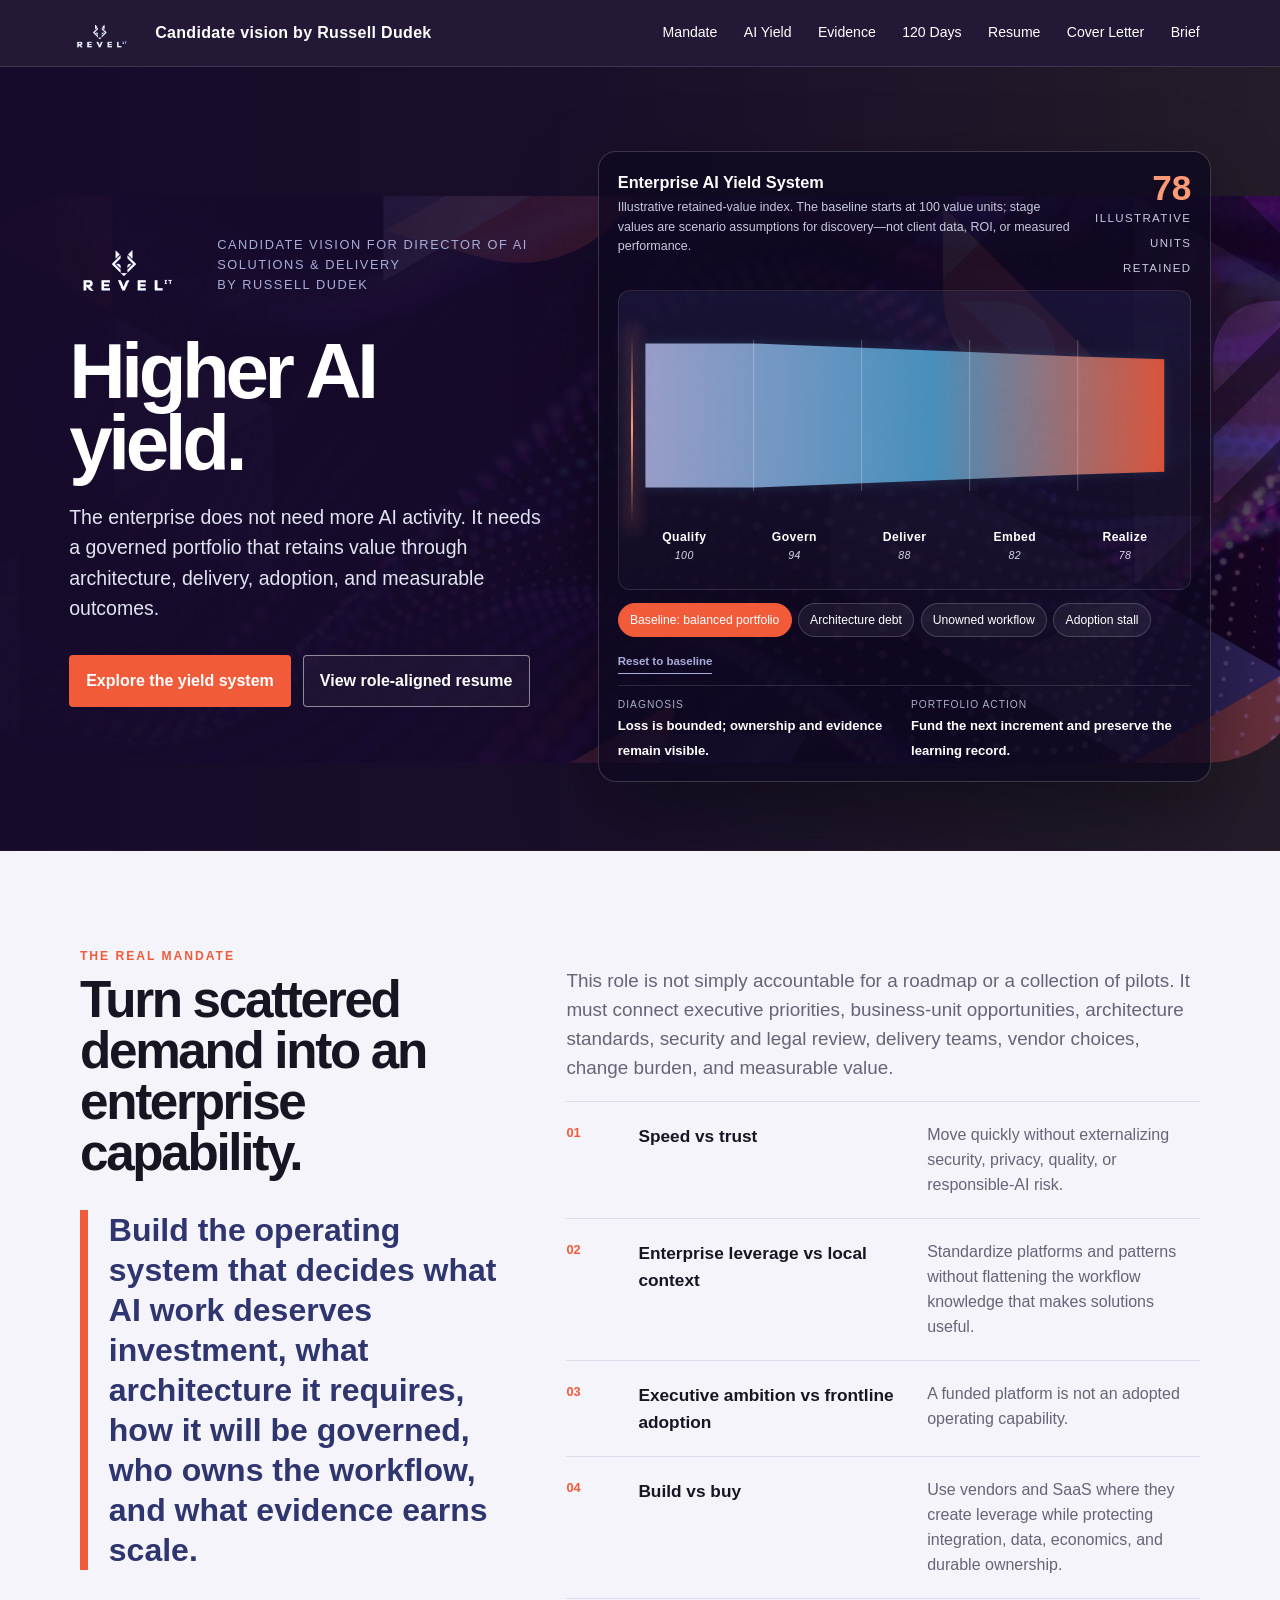
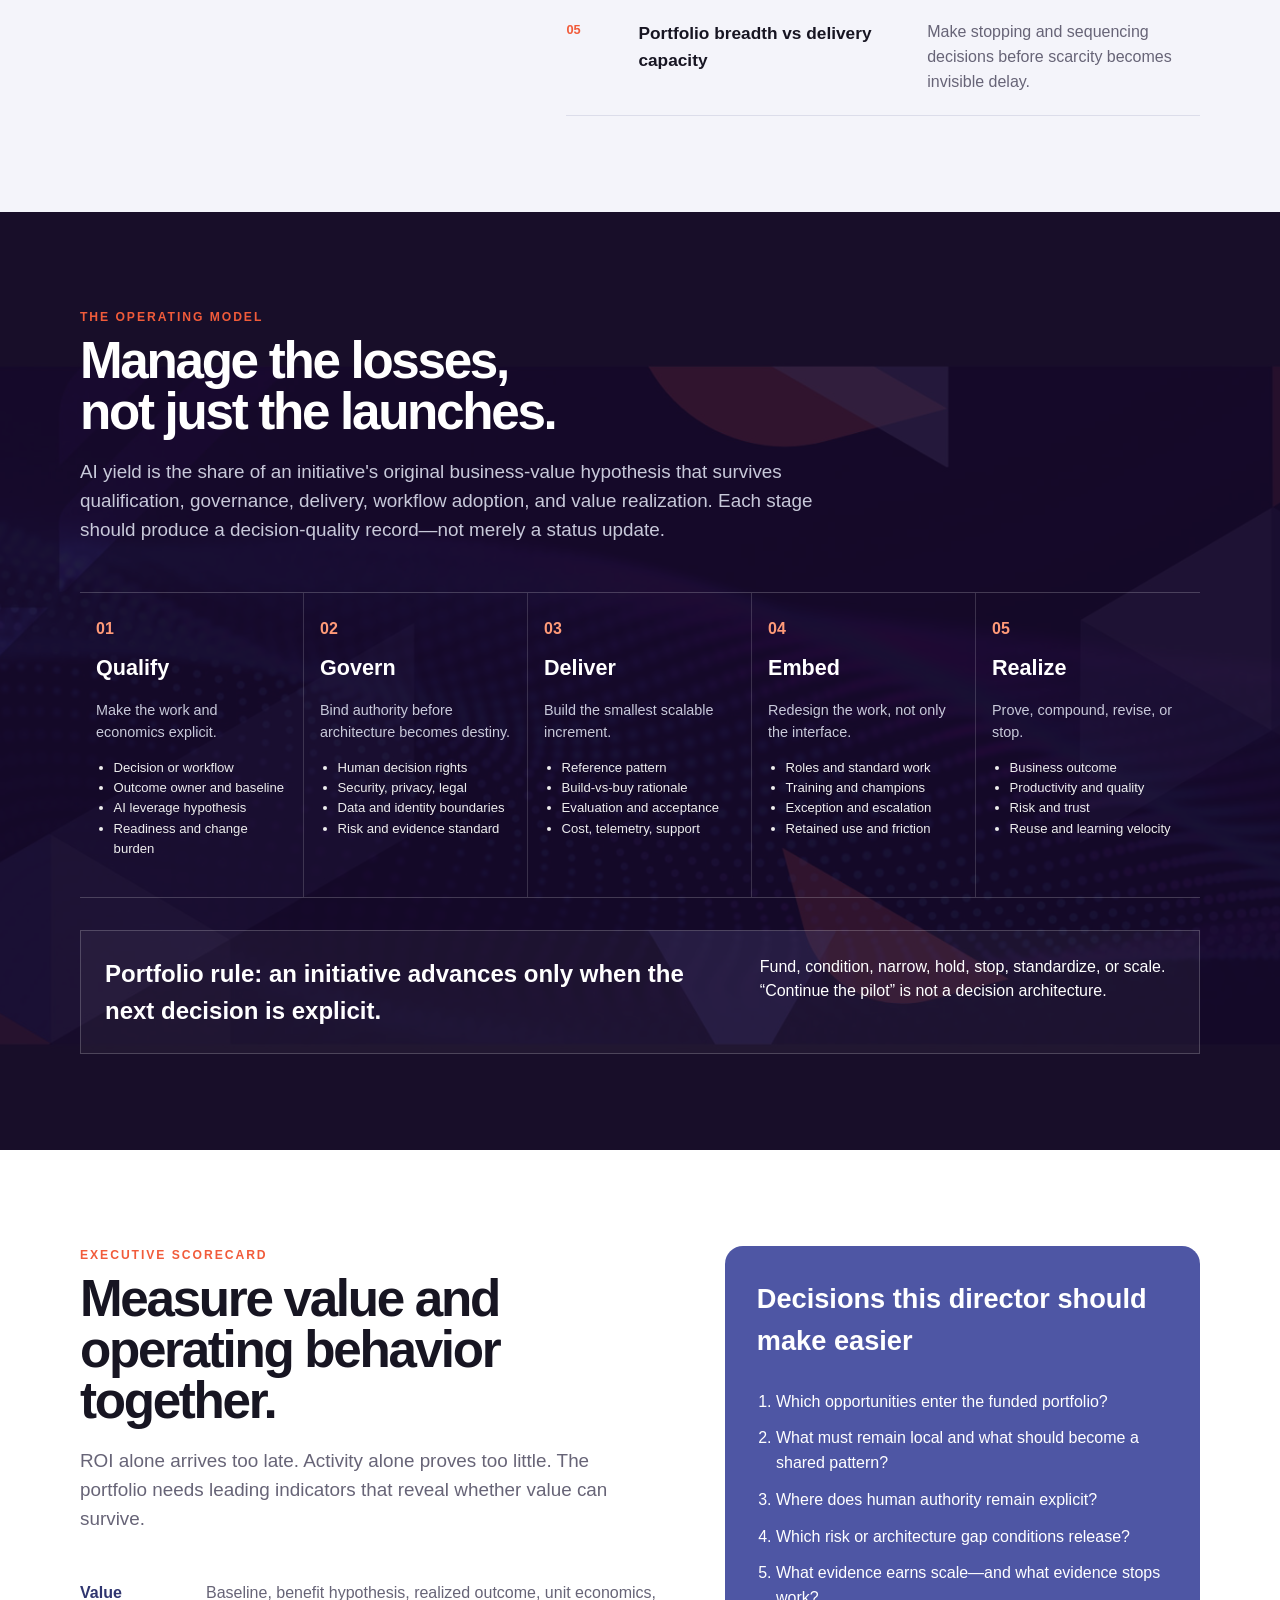
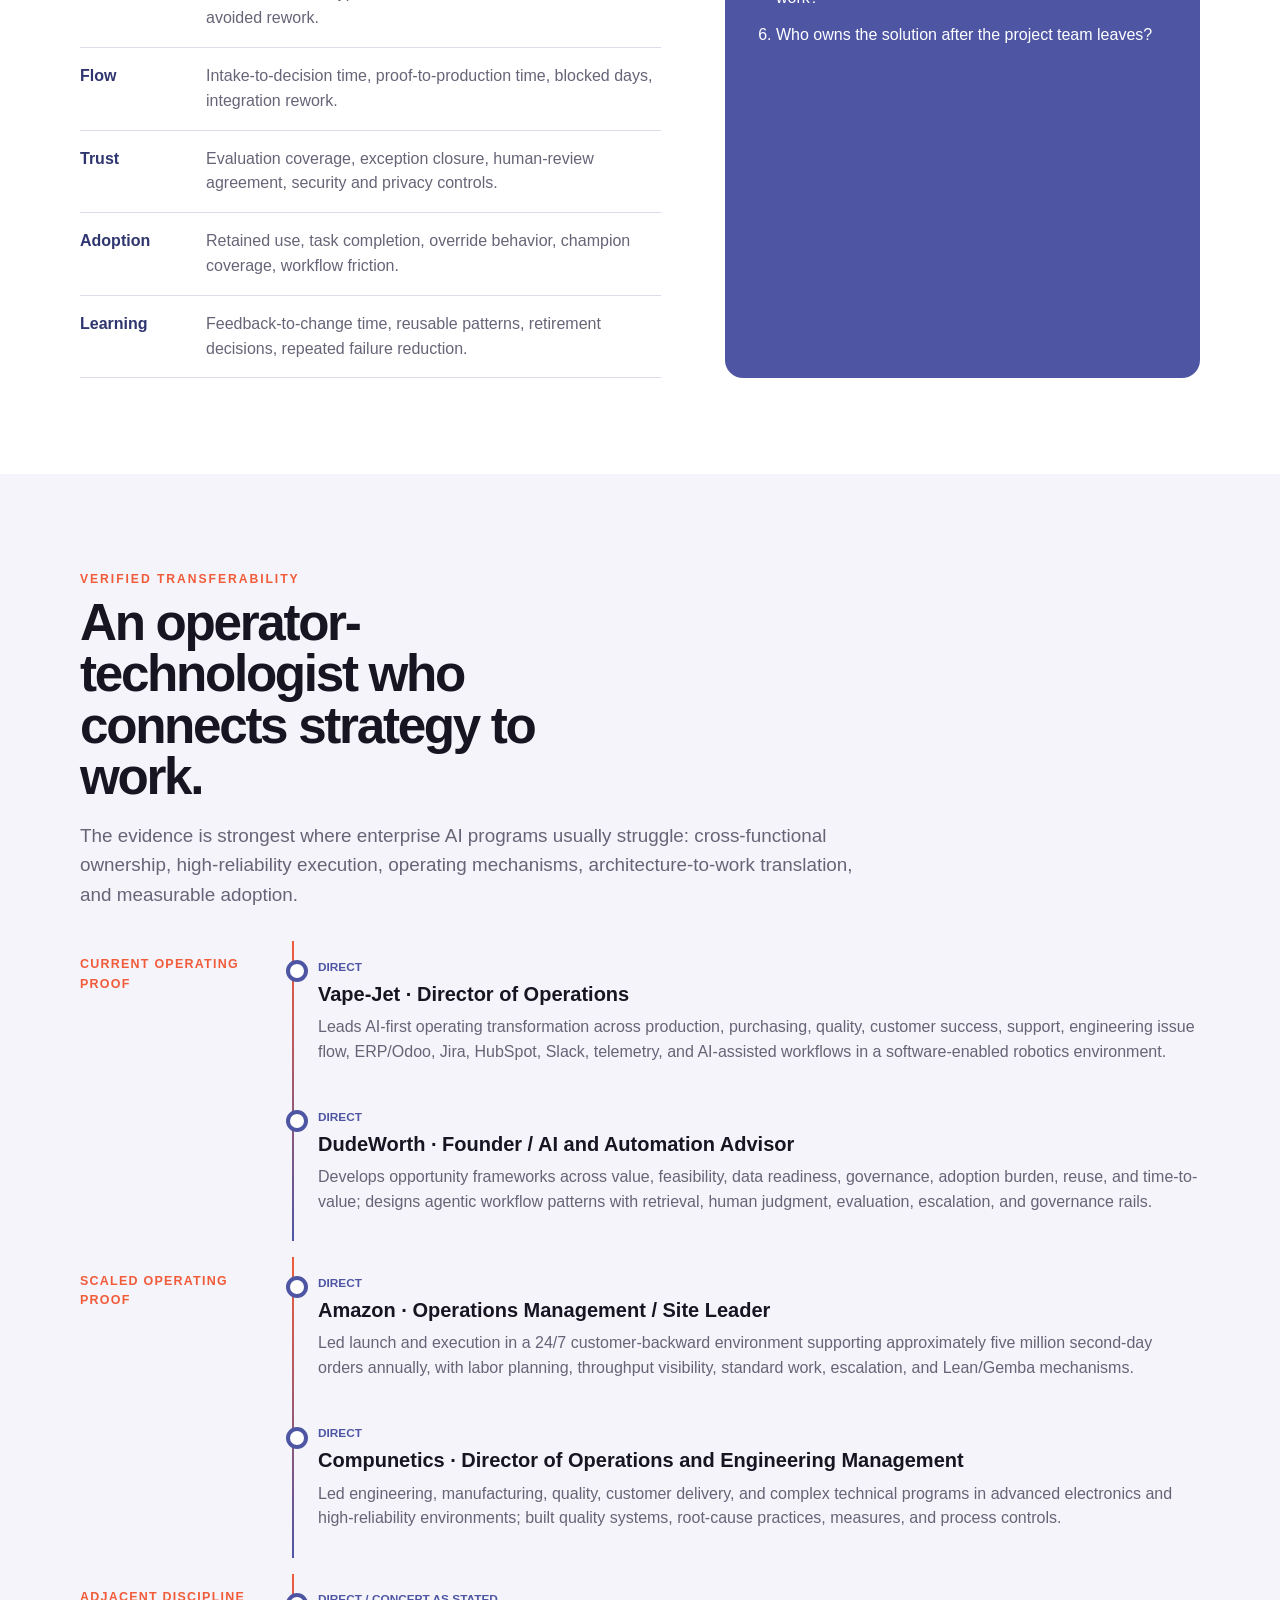
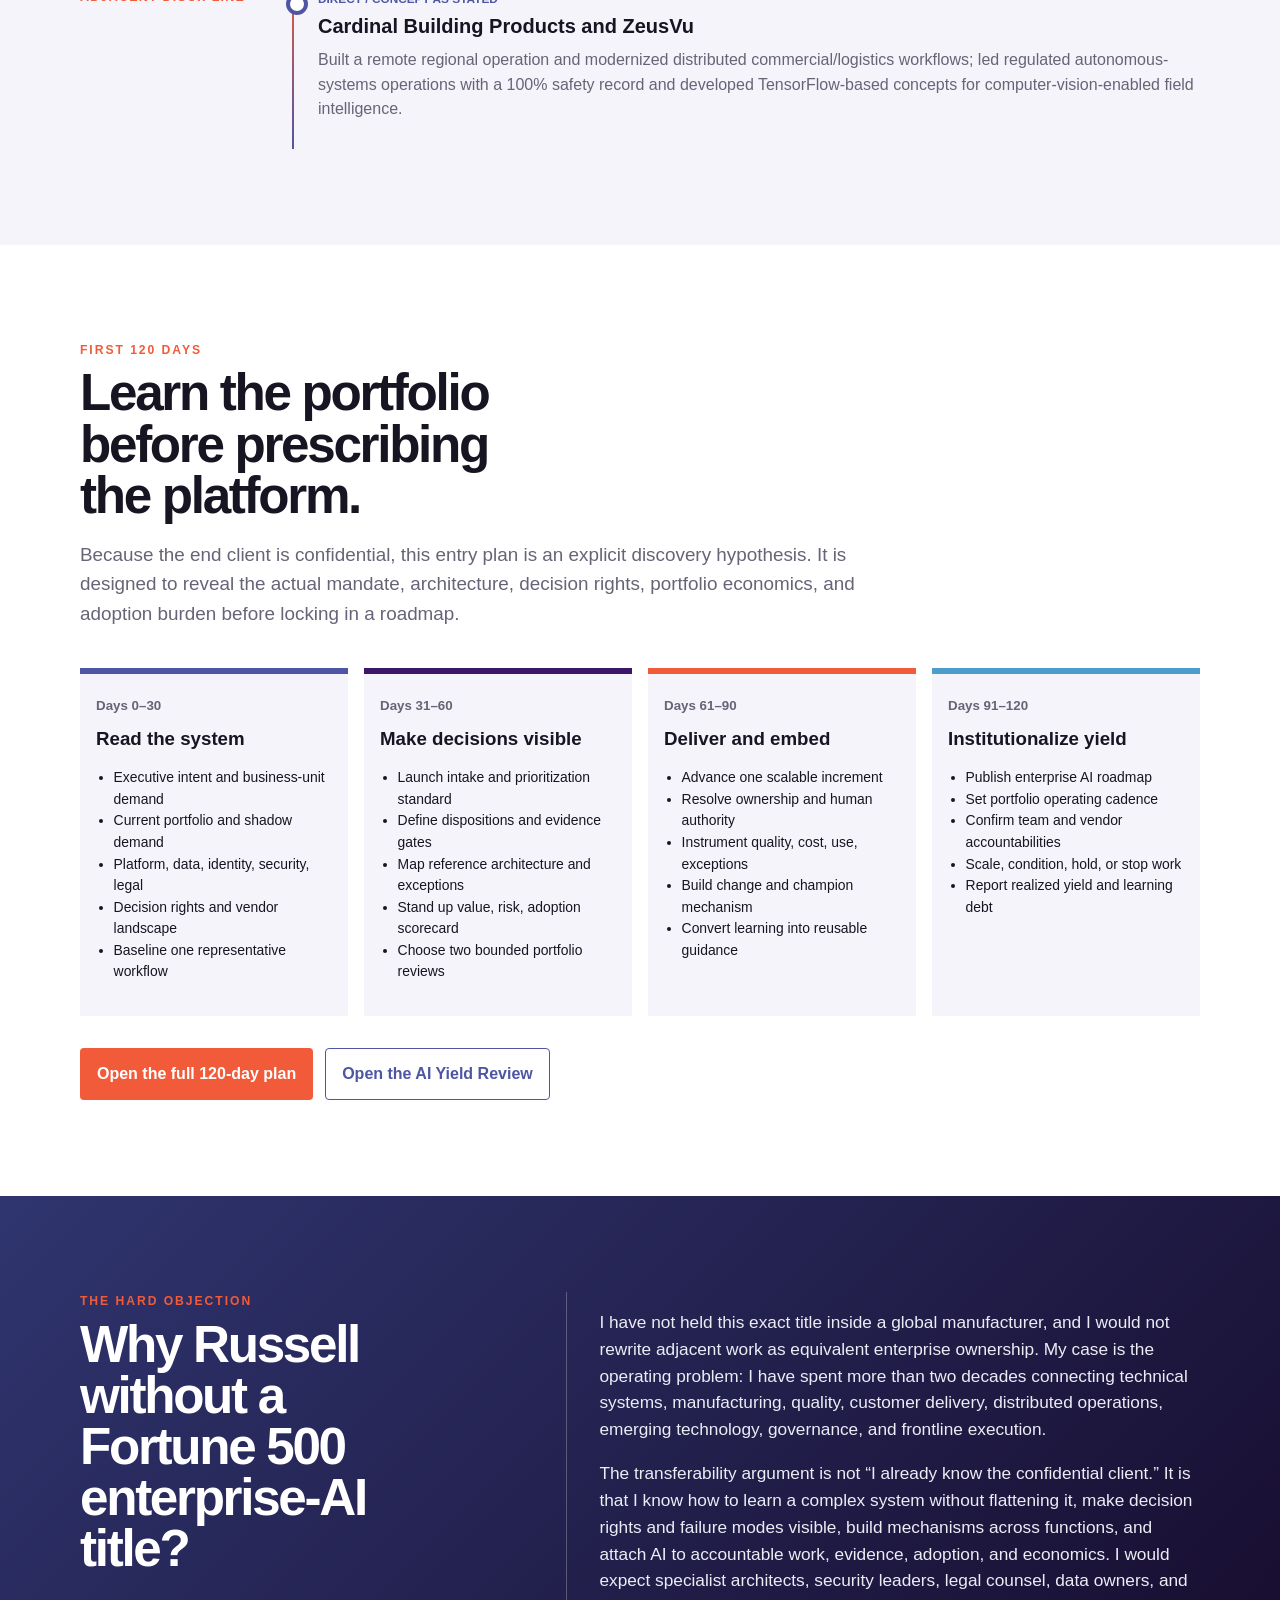
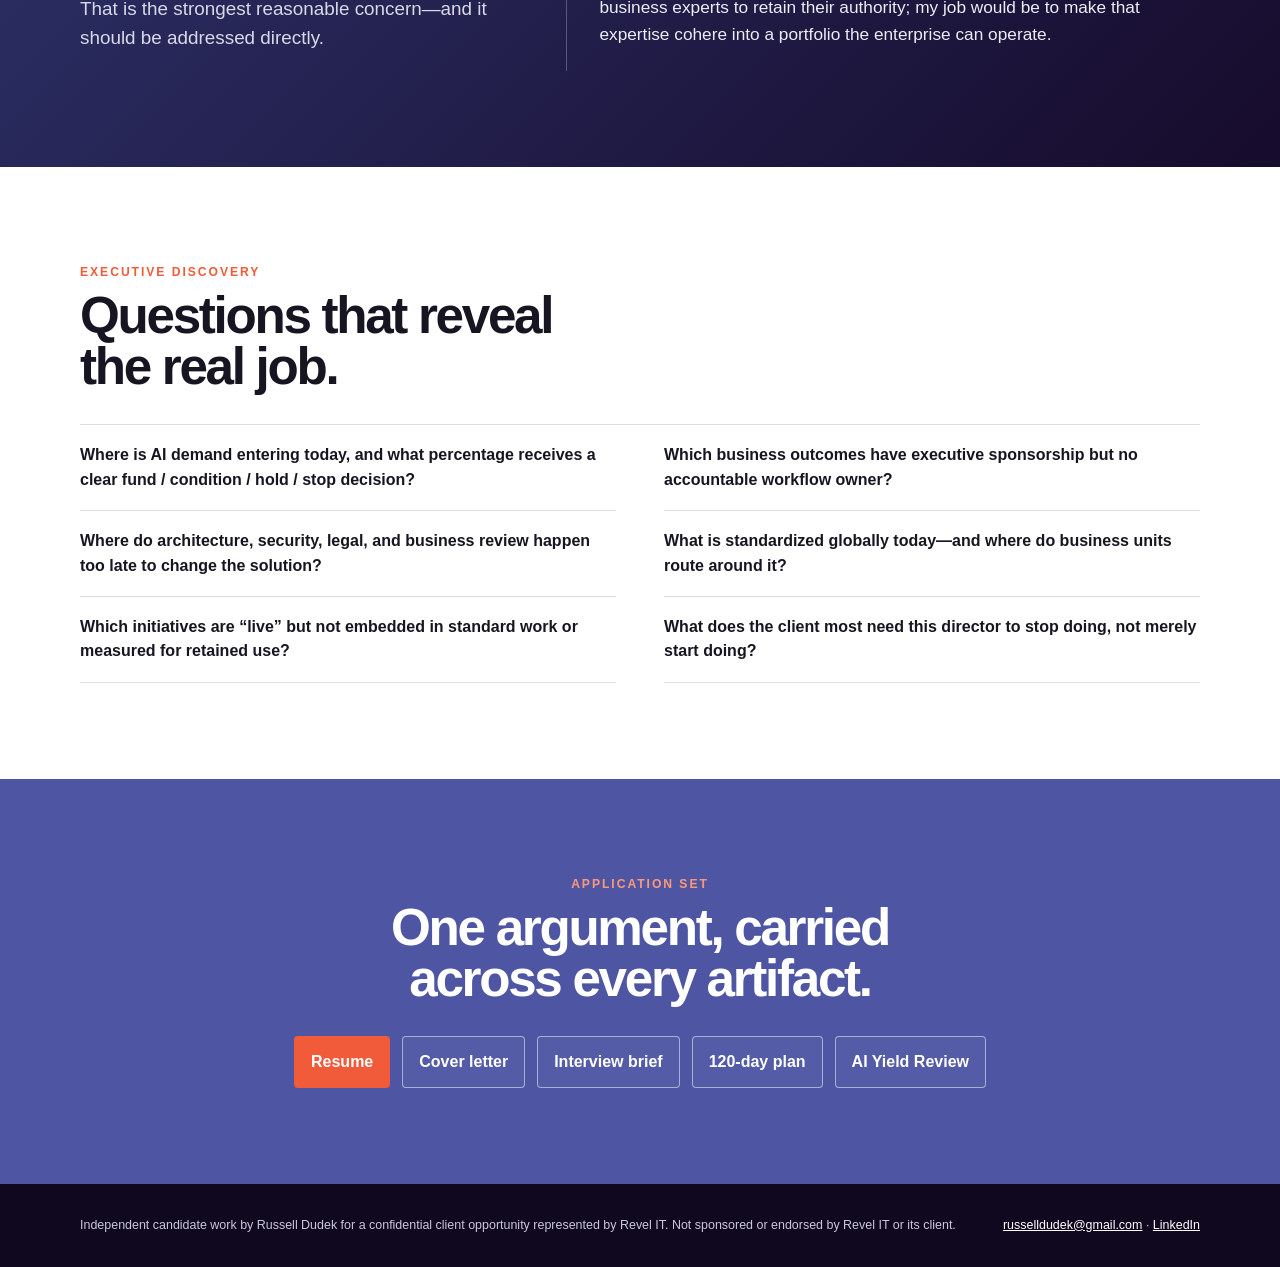
<file: index.html>
<!doctype html><html lang="en"><head><meta charset="utf-8"><meta name="viewport" content="width=device-width,initial-scale=1"><title>Director of AI Solutions & Delivery | Russell Dudek</title><meta name="description" content="Independent candidate vision for Revel IT's confidential Director of AI Solutions & Delivery opportunity."><link rel="stylesheet" href="styles.css"></head><body><a class="skip" href="#main">Skip to content</a><header class="site-nav"><div class="nav-inner"><a class="candidate-mark" href="./"><img src="assets/brand/revel-logo-white-transparent.png" alt="Revel IT"><span>Candidate vision by Russell Dudek</span></a><nav class="nav-links" aria-label="Primary"><a href="#mandate">Mandate</a><a href="#system">AI Yield</a><a href="#evidence">Evidence</a><a href="#entry">120 Days</a><a href="resume.html">Resume</a><a href="cover-letter.html">Cover Letter</a><a href="interview-brief.html">Brief</a></nav></div></header><main id="main">
<section class="hero"><div class="hero-bg"></div><div class="hero-grid"><div><div class="employer-lockup"><img src="assets/brand/revel-logo-white-transparent.png" alt="Revel IT"><span>Candidate vision for Director of AI Solutions & Delivery<br>by Russell Dudek</span></div><h1>Higher AI yield.</h1><p class="dek">The enterprise does not need more AI activity. It needs a governed portfolio that retains value through architecture, delivery, adoption, and measurable outcomes.</p><div class="hero-actions"><a class="btn btn-primary" href="#system">Explore the yield system</a><a class="btn btn-secondary" href="resume.html">View role-aligned resume</a></div></div>
<div class="yield-console" aria-labelledby="yield-title"><div class="console-top"><div><h2 id="yield-title">Enterprise AI Yield System</h2><p>Illustrative retained-value index. The baseline starts at 100 value units; stage values are scenario assumptions for discovery—not client data, ROI, or measured performance.</p></div><div class="yield-number"><strong id="yield-number">78</strong><span>illustrative units retained</span></div></div><div class="yield-visual"><svg class="yield-svg" viewBox="0 0 760 250" role="img" aria-labelledby="yield-svg-title yield-svg-desc"><title id="yield-svg-title">AI portfolio yield from demand to realized value</title><desc id="yield-svg-desc">A material band begins at 100 illustrative value units and narrows across five stages. Scenario controls change the assumed retention pattern, diagnosis, and recommended action.</desc><defs><linearGradient id="yieldFill" x1="0" x2="1"><stop offset="0" stop-color="#a9add9"/><stop offset=".55" stop-color="#4d9dcc"/><stop offset="1" stop-color="#f15b3a"/></linearGradient><filter id="soft"><feGaussianBlur stdDeviation="9"/></filter></defs><polygon id="yield-glow" points="20,25 170,35 320,45 470,55 620,65 740,72 740,178 620,185 470,195 320,205 170,215 20,225" fill="#4d9dcc" opacity=".18" filter="url(#soft)"/><polygon id="yield-band" points="20,25 170,35 320,45 470,55 620,65 740,72 740,178 620,185 470,195 320,205 170,215 20,225" fill="url(#yieldFill)" opacity=".88"/><g id="yield-lines" stroke="rgba(255,255,255,.35)"><line x1="170" y1="20" x2="170" y2="230"/><line x1="320" y1="20" x2="320" y2="230"/><line x1="470" y1="20" x2="470" y2="230"/><line x1="620" y1="20" x2="620" y2="230"/></g></svg><div class="scan" aria-hidden="true"></div><div class="stage-labels"><span><b>Qualify</b><i id="s0">100</i></span><span><b>Govern</b><i id="s1">94</i></span><span><b>Deliver</b><i id="s2">88</i></span><span><b>Embed</b><i id="s3">82</i></span><span><b>Realize</b><i id="s4">78</i></span></div></div><div class="scenario-tabs" role="tablist" aria-label="Portfolio scenarios"><button role="tab" id="tab-balanced" aria-controls="scenario-panel" aria-selected="true" data-scenario="balanced">Baseline: balanced portfolio</button><button role="tab" id="tab-architecture" aria-controls="scenario-panel" aria-selected="false" data-scenario="architecture">Architecture debt</button><button role="tab" id="tab-ownership" aria-controls="scenario-panel" aria-selected="false" data-scenario="ownership">Unowned workflow</button><button role="tab" id="tab-adoption" aria-controls="scenario-panel" aria-selected="false" data-scenario="adoption">Adoption stall</button></div><button class="scenario-reset" id="reset-baseline" type="button" style="display:inline-flex;margin:-.15rem 0 .65rem;color:var(--revel-lilac);background:transparent;border:0;border-bottom:1px solid currentColor;padding:.15rem 0;font-size:.72rem;font-weight:800;cursor:pointer">Reset to baseline</button><div class="scenario-readout" id="scenario-panel" role="tabpanel" aria-labelledby="tab-balanced"><div class="readout-block"><span>Diagnosis</span><strong id="diagnosis">Loss is bounded; ownership and evidence remain visible.</strong></div><div class="readout-block"><span>Portfolio action</span><strong id="portfolio-action">Fund the next increment and preserve the learning record.</strong></div></div></div></div></section>
<section class="section mandate" id="mandate"><div class="section-inner mandate-layout"><div><div class="section-kicker">The real mandate</div><h2>Turn scattered demand into an enterprise capability.</h2><p class="mandate-statement">Build the operating system that decides what AI work deserves investment, what architecture it requires, how it will be governed, who owns the workflow, and what evidence earns scale.</p></div><div><p class="lead">This role is not simply accountable for a roadmap or a collection of pilots. It must connect executive priorities, business-unit opportunities, architecture standards, security and legal review, delivery teams, vendor choices, change burden, and measurable value.</p><div class="tension-list"><div class="tension"><div class="num">01</div><h3>Speed vs trust</h3><p>Move quickly without externalizing security, privacy, quality, or responsible-AI risk.</p></div><div class="tension"><div class="num">02</div><h3>Enterprise leverage vs local context</h3><p>Standardize platforms and patterns without flattening the workflow knowledge that makes solutions useful.</p></div><div class="tension"><div class="num">03</div><h3>Executive ambition vs frontline adoption</h3><p>A funded platform is not an adopted operating capability.</p></div><div class="tension"><div class="num">04</div><h3>Build vs buy</h3><p>Use vendors and SaaS where they create leverage while protecting integration, data, economics, and durable ownership.</p></div><div class="tension"><div class="num">05</div><h3>Portfolio breadth vs delivery capacity</h3><p>Make stopping and sequencing decisions before scarcity becomes invisible delay.</p></div></div></div></div></section>
<section class="section yield-system" id="system"><div class="section-inner"><div class="section-kicker">The operating model</div><h2>Manage the losses, not just the launches.</h2><p class="lead">AI yield is the share of an initiative's original business-value hypothesis that survives qualification, governance, delivery, workflow adoption, and value realization. Each stage should produce a decision-quality record—not merely a status update.</p><div class="system-grid"><article class="system-step"><span class="step-no">01</span><h3>Qualify</h3><p>Make the work and economics explicit.</p><ul><li>Decision or workflow</li><li>Outcome owner and baseline</li><li>AI leverage hypothesis</li><li>Readiness and change burden</li></ul></article><article class="system-step"><span class="step-no">02</span><h3>Govern</h3><p>Bind authority before architecture becomes destiny.</p><ul><li>Human decision rights</li><li>Security, privacy, legal</li><li>Data and identity boundaries</li><li>Risk and evidence standard</li></ul></article><article class="system-step"><span class="step-no">03</span><h3>Deliver</h3><p>Build the smallest scalable increment.</p><ul><li>Reference pattern</li><li>Build-vs-buy rationale</li><li>Evaluation and acceptance</li><li>Cost, telemetry, support</li></ul></article><article class="system-step"><span class="step-no">04</span><h3>Embed</h3><p>Redesign the work, not only the interface.</p><ul><li>Roles and standard work</li><li>Training and champions</li><li>Exception and escalation</li><li>Retained use and friction</li></ul></article><article class="system-step"><span class="step-no">05</span><h3>Realize</h3><p>Prove, compound, revise, or stop.</p><ul><li>Business outcome</li><li>Productivity and quality</li><li>Risk and trust</li><li>Reuse and learning velocity</li></ul></article></div><div class="system-rule"><strong>Portfolio rule: an initiative advances only when the next decision is explicit.</strong><span>Fund, condition, narrow, hold, stop, standardize, or scale. “Continue the pilot” is not a decision architecture.</span></div></div></section>
<section class="section" id="scorecard"><div class="section-inner scorecard"><div><div class="section-kicker">Executive scorecard</div><h2>Measure value and operating behavior together.</h2><p class="lead">ROI alone arrives too late. Activity alone proves too little. The portfolio needs leading indicators that reveal whether value can survive.</p><div class="score-rows"><div class="score-row"><b>Value</b><span>Baseline, benefit hypothesis, realized outcome, unit economics, avoided rework.</span></div><div class="score-row"><b>Flow</b><span>Intake-to-decision time, proof-to-production time, blocked days, integration rework.</span></div><div class="score-row"><b>Trust</b><span>Evaluation coverage, exception closure, human-review agreement, security and privacy controls.</span></div><div class="score-row"><b>Adoption</b><span>Retained use, task completion, override behavior, champion coverage, workflow friction.</span></div><div class="score-row"><b>Learning</b><span>Feedback-to-change time, reusable patterns, retirement decisions, repeated failure reduction.</span></div></div></div><aside class="decision-panel"><h3>Decisions this director should make easier</h3><ol><li>Which opportunities enter the funded portfolio?</li><li>What must remain local and what should become a shared pattern?</li><li>Where does human authority remain explicit?</li><li>Which risk or architecture gap conditions release?</li><li>What evidence earns scale—and what evidence stops work?</li><li>Who owns the solution after the project team leaves?</li></ol></aside></div></section>
<section class="section proof" id="evidence"><div class="section-inner"><div class="section-kicker">Verified transferability</div><h2>An operator-technologist who connects strategy to work.</h2><p class="lead">The evidence is strongest where enterprise AI programs usually struggle: cross-functional ownership, high-reliability execution, operating mechanisms, architecture-to-work translation, and measurable adoption.</p><div class="proof-map"><div class="proof-label">Current operating proof</div><div class="proof-track"><article class="proof-item"><span class="claim">Direct</span><h3>Vape-Jet · Director of Operations</h3><p>Leads AI-first operating transformation across production, purchasing, quality, customer success, support, engineering issue flow, ERP/Odoo, Jira, HubSpot, Slack, telemetry, and AI-assisted workflows in a software-enabled robotics environment.</p></article><article class="proof-item"><span class="claim">Direct</span><h3>DudeWorth · Founder / AI and Automation Advisor</h3><p>Develops opportunity frameworks across value, feasibility, data readiness, governance, adoption burden, reuse, and time-to-value; designs agentic workflow patterns with retrieval, human judgment, evaluation, escalation, and governance rails.</p></article></div><div class="proof-label">Scaled operating proof</div><div class="proof-track"><article class="proof-item"><span class="claim">Direct</span><h3>Amazon · Operations Management / Site Leader</h3><p>Led launch and execution in a 24/7 customer-backward environment supporting approximately five million second-day orders annually, with labor planning, throughput visibility, standard work, escalation, and Lean/Gemba mechanisms.</p></article><article class="proof-item"><span class="claim">Direct</span><h3>Compunetics · Director of Operations and Engineering Management</h3><p>Led engineering, manufacturing, quality, customer delivery, and complex technical programs in advanced electronics and high-reliability environments; built quality systems, root-cause practices, measures, and process controls.</p></article></div><div class="proof-label">Adjacent discipline</div><div class="proof-track"><article class="proof-item"><span class="claim">Direct / concept as stated</span><h3>Cardinal Building Products and ZeusVu</h3><p>Built a remote regional operation and modernized distributed commercial/logistics workflows; led regulated autonomous-systems operations with a 100% safety record and developed TensorFlow-based concepts for computer-vision-enabled field intelligence.</p></article></div></div></div></section>
<section class="section entry" id="entry"><div class="section-inner"><div class="section-kicker">First 120 days</div><h2>Learn the portfolio before prescribing the platform.</h2><p class="lead">Because the end client is confidential, this entry plan is an explicit discovery hypothesis. It is designed to reveal the actual mandate, architecture, decision rights, portfolio economics, and adoption burden before locking in a roadmap.</p><div class="entry-grid"><article class="entry-phase"><small>Days 0–30</small><h3>Read the system</h3><ul><li>Executive intent and business-unit demand</li><li>Current portfolio and shadow demand</li><li>Platform, data, identity, security, legal</li><li>Decision rights and vendor landscape</li><li>Baseline one representative workflow</li></ul></article><article class="entry-phase"><small>Days 31–60</small><h3>Make decisions visible</h3><ul><li>Launch intake and prioritization standard</li><li>Define dispositions and evidence gates</li><li>Map reference architecture and exceptions</li><li>Stand up value, risk, adoption scorecard</li><li>Choose two bounded portfolio reviews</li></ul></article><article class="entry-phase"><small>Days 61–90</small><h3>Deliver and embed</h3><ul><li>Advance one scalable increment</li><li>Resolve ownership and human authority</li><li>Instrument quality, cost, use, exceptions</li><li>Build change and champion mechanism</li><li>Convert learning into reusable guidance</li></ul></article><article class="entry-phase"><small>Days 91–120</small><h3>Institutionalize yield</h3><ul><li>Publish enterprise AI roadmap</li><li>Set portfolio operating cadence</li><li>Confirm team and vendor accountabilities</li><li>Scale, condition, hold, or stop work</li><li>Report realized yield and learning debt</li></ul></article></div><div class="hero-actions"><a class="btn btn-primary" href="120-day-plan.html">Open the full 120-day plan</a><a class="btn" style="border-color:var(--revel-indigo);color:var(--revel-indigo)" href="ai-yield-review.html">Open the AI Yield Review</a></div></div></section>
<section class="section objection" id="objection"><div class="section-inner objection-grid"><div><div class="section-kicker">The hard objection</div><h2>Why Russell without a Fortune 500 enterprise-AI title?</h2><p class="lead">That is the strongest reasonable concern—and it should be addressed directly.</p></div><div class="objection-answer"><p>I have not held this exact title inside a global manufacturer, and I would not rewrite adjacent work as equivalent enterprise ownership. My case is the operating problem: I have spent more than two decades connecting technical systems, manufacturing, quality, customer delivery, distributed operations, emerging technology, governance, and frontline execution.</p><p>The transferability argument is not “I already know the confidential client.” It is that I know how to learn a complex system without flattening it, make decision rights and failure modes visible, build mechanisms across functions, and attach AI to accountable work, evidence, adoption, and economics. I would expect specialist architects, security leaders, legal counsel, data owners, and business experts to retain their authority; my job would be to make that expertise cohere into a portfolio the enterprise can operate.</p></div></div></section>
<section class="section" id="questions"><div class="section-inner"><div class="section-kicker">Executive discovery</div><h2>Questions that reveal the real job.</h2><div class="questions-grid"><div class="question">Where is AI demand entering today, and what percentage receives a clear fund / condition / hold / stop decision?</div><div class="question">Which business outcomes have executive sponsorship but no accountable workflow owner?</div><div class="question">Where do architecture, security, legal, and business review happen too late to change the solution?</div><div class="question">What is standardized globally today—and where do business units route around it?</div><div class="question">Which initiatives are “live” but not embedded in standard work or measured for retained use?</div><div class="question">What does the client most need this director to stop doing, not merely start doing?</div></div></div></section>
<section class="section cta"><div class="section-inner"><div class="section-kicker" style="color:var(--revel-peach)">Application set</div><h2>One argument, carried across every artifact.</h2><div class="hero-actions"><a class="btn btn-primary" href="resume.html">Resume</a><a class="btn btn-secondary" href="cover-letter.html">Cover letter</a><a class="btn btn-secondary" href="interview-brief.html">Interview brief</a><a class="btn btn-secondary" href="120-day-plan.html">120-day plan</a><a class="btn btn-secondary" href="ai-yield-review.html">AI Yield Review</a></div></div></section></main><footer class="site-footer"><div class="section-inner"><span>Independent candidate work by Russell Dudek for a confidential client opportunity represented by Revel IT. Not sponsored or endorsed by Revel IT or its client.</span><span><a href="mailto:russelldudek@gmail.com">russelldudek@gmail.com</a> · <a href="https://www.linkedin.com/in/russelldudek">LinkedIn</a></span></div></footer><script src="app.js"></script></body></html>
</file>
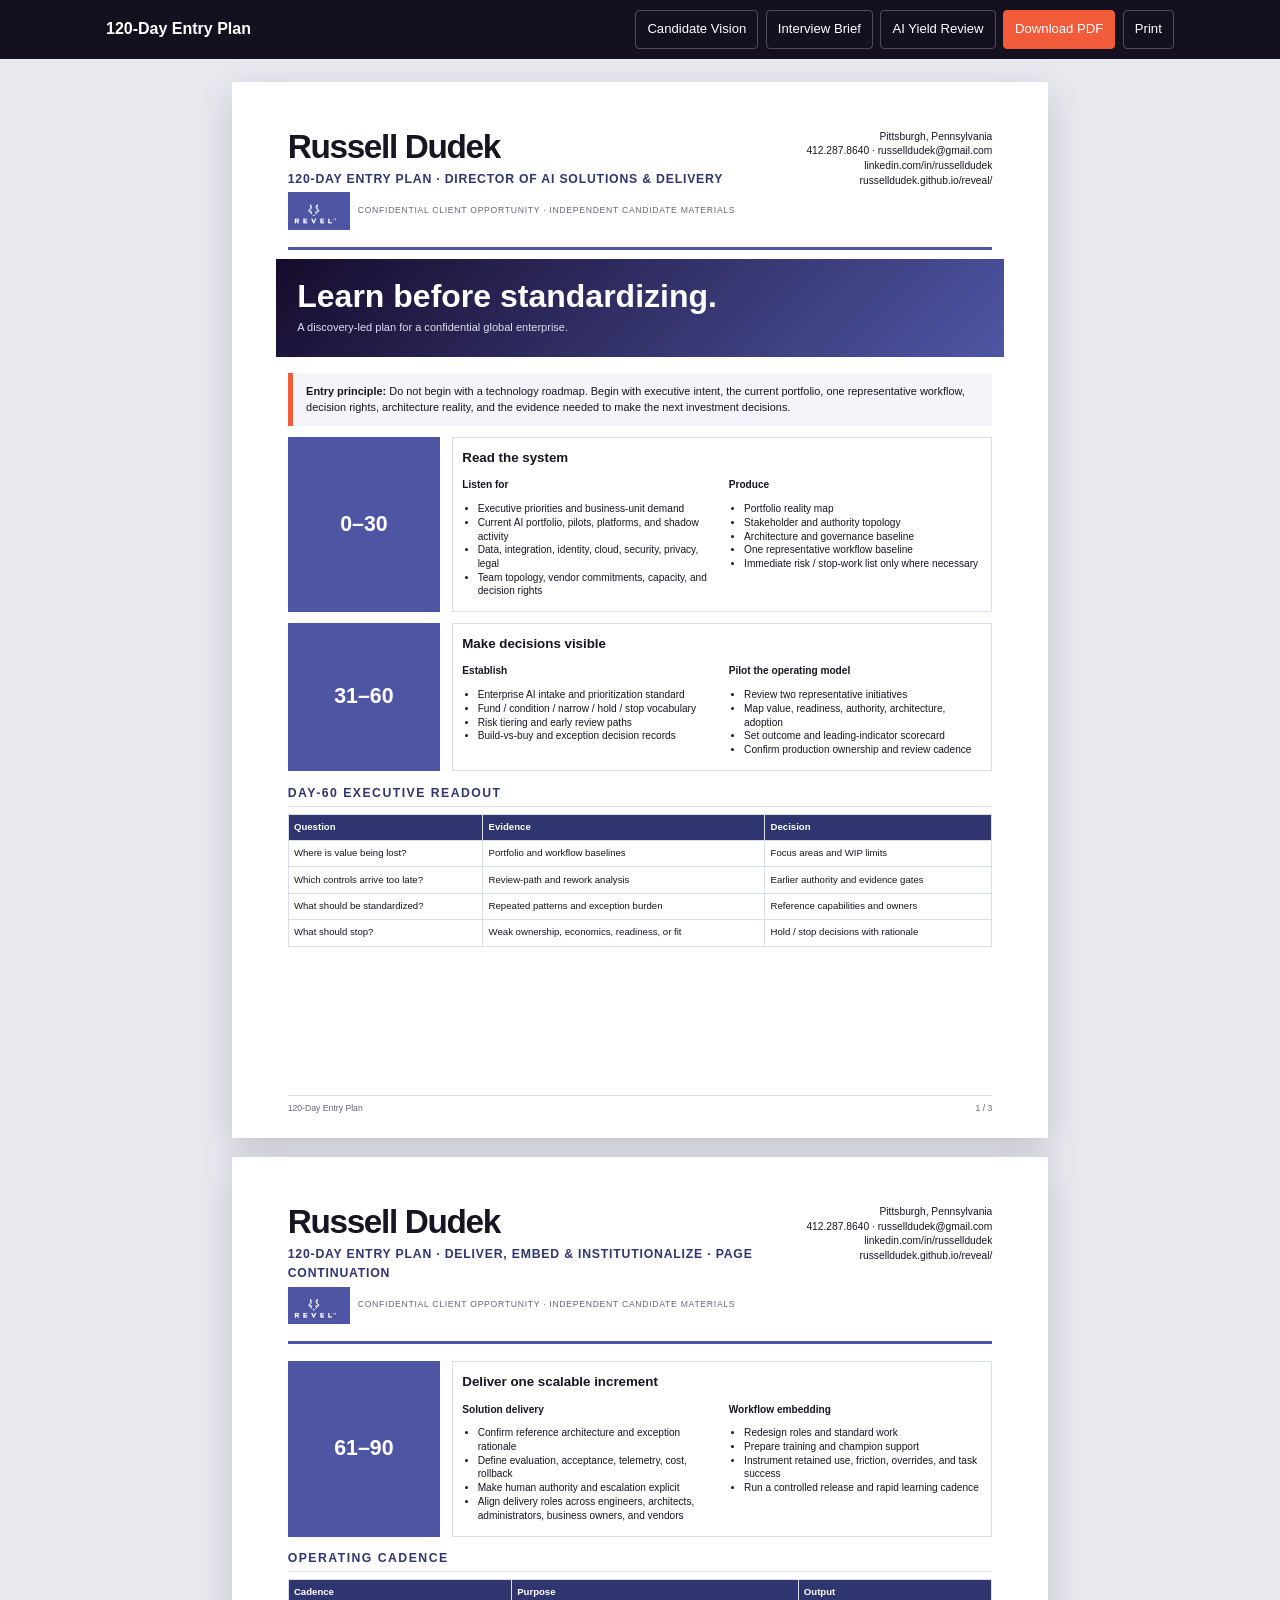
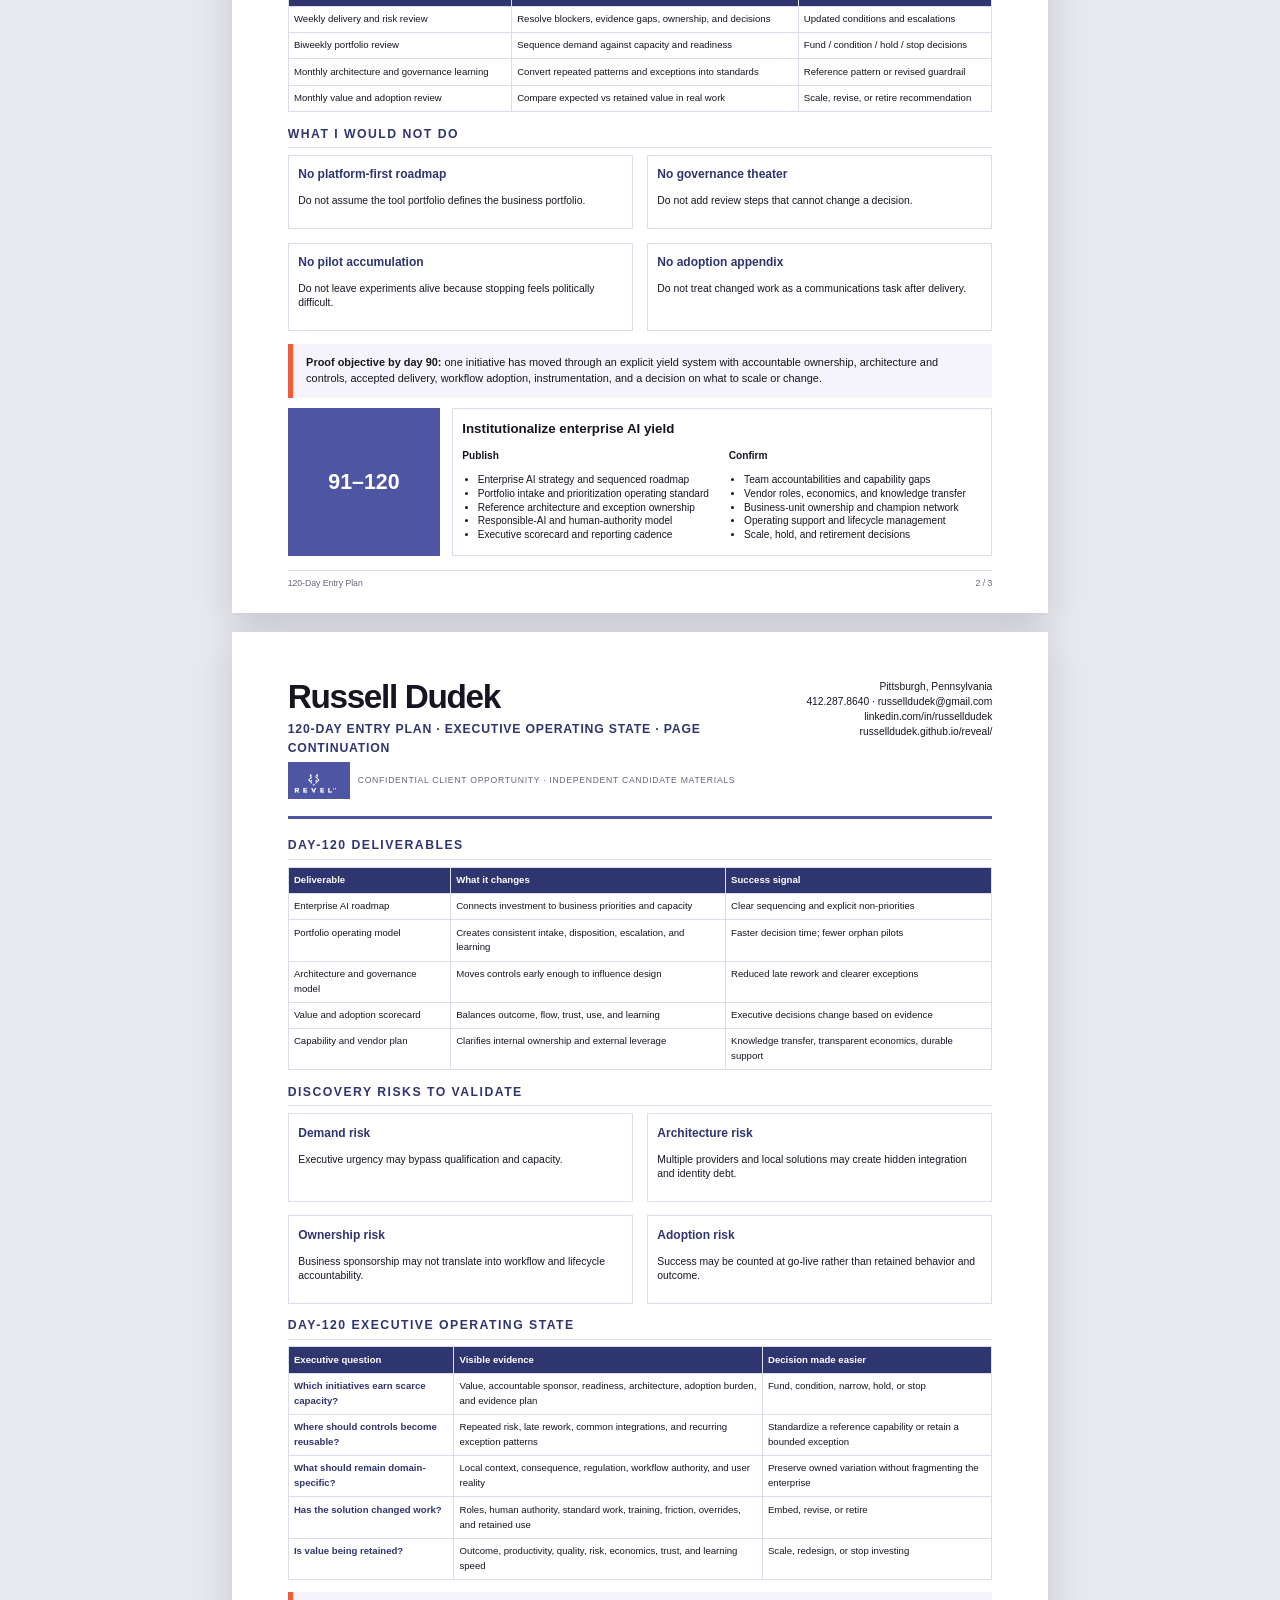
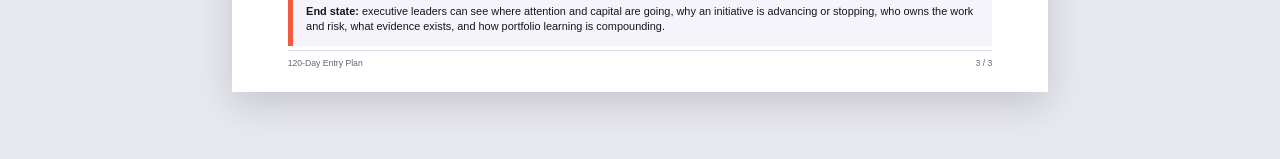
<file: 120-day-plan.html>
<!DOCTYPE html>

<html lang="en"><head><meta charset="utf-8"/><meta content="width=device-width,initial-scale=1" name="viewport"/><title>120-Day Entry Plan · Director of AI Solutions &amp; Delivery</title><link href="styles.css" rel="stylesheet"/></head><body class="doc-body"><header class="doc-toolbar screen-only"><div class="doc-toolbar-inner"><strong>120-Day Entry Plan</strong><div class="doc-actions"><a href="./">Candidate Vision</a><a href="interview-brief.html">Interview Brief</a><a href="ai-yield-review.html">AI Yield Review</a><a class="download" href="docs/Russell-Dudek-Revel-IT-120-Day-Plan.pdf">Download PDF</a><button onclick="window.print()">Print</button></div></div></header><main class="doc-stack">
<section class="sheet"><header class="doc-header"><div><div class="doc-name">Russell Dudek</div><div class="doc-identity">120-Day Entry Plan · Director of AI Solutions &amp; Delivery</div><div class="doc-employer"><img alt="Revel IT" src="assets/brand/revel-logo-source-crop.png"/><span>Confidential client opportunity · Independent candidate materials</span></div></div><div class="doc-contact">Pittsburgh, Pennsylvania<br/><a href="tel:+14122878640">412.287.8640</a> · <a href="mailto:russelldudek@gmail.com">russelldudek@gmail.com</a><br/><a href="https://www.linkedin.com/in/russelldudek">linkedin.com/in/russelldudek</a><br/><a href="https://russelldudek.github.io/reveal/">russelldudek.github.io/reveal/</a></div></header><div class="brief-hero"><h1>Learn before standardizing.</h1><p>A discovery-led plan for a confidential global enterprise.</p></div><div class="callout"><strong>Entry principle:</strong> Do not begin with a technology roadmap. Begin with executive intent, the current portfolio, one representative workflow, decision rights, architecture reality, and the evidence needed to make the next investment decisions.</div><div class="phase-band"><div class="phase-number">0–30</div><div class="phase-content"><h3>Read the system</h3><div class="brief-grid"><div><p><strong>Listen for</strong></p><ul><li>Executive priorities and business-unit demand</li><li>Current AI portfolio, pilots, platforms, and shadow activity</li><li>Data, integration, identity, cloud, security, privacy, legal</li><li>Team topology, vendor commitments, capacity, and decision rights</li></ul></div><div><p><strong>Produce</strong></p><ul><li>Portfolio reality map</li><li>Stakeholder and authority topology</li><li>Architecture and governance baseline</li><li>One representative workflow baseline</li><li>Immediate risk / stop-work list only where necessary</li></ul></div></div></div></div><div class="phase-band"><div class="phase-number">31–60</div><div class="phase-content"><h3>Make decisions visible</h3><div class="brief-grid"><div><p><strong>Establish</strong></p><ul><li>Enterprise AI intake and prioritization standard</li><li>Fund / condition / narrow / hold / stop vocabulary</li><li>Risk tiering and early review paths</li><li>Build-vs-buy and exception decision records</li></ul></div><div><p><strong>Pilot the operating model</strong></p><ul><li>Review two representative initiatives</li><li>Map value, readiness, authority, architecture, adoption</li><li>Set outcome and leading-indicator scorecard</li><li>Confirm production ownership and review cadence</li></ul></div></div></div></div><section class="doc-section"><h2>Day-60 Executive Readout</h2><table class="doc-table"><thead><tr><th>Question</th><th>Evidence</th><th>Decision</th></tr></thead><tbody><tr><td>Where is value being lost?</td><td>Portfolio and workflow baselines</td><td>Focus areas and WIP limits</td></tr><tr><td>Which controls arrive too late?</td><td>Review-path and rework analysis</td><td>Earlier authority and evidence gates</td></tr><tr><td>What should be standardized?</td><td>Repeated patterns and exception burden</td><td>Reference capabilities and owners</td></tr><tr><td>What should stop?</td><td>Weak ownership, economics, readiness, or fit</td><td>Hold / stop decisions with rationale</td></tr></tbody></table></section><div class="page-footer"><span>120-Day Entry Plan</span><span>1 / 3</span></div></section>
<section class="sheet"><header class="doc-header"><div><div class="doc-name">Russell Dudek</div><div class="doc-identity">120-Day Entry Plan · Deliver, Embed &amp; Institutionalize · Page continuation</div><div class="doc-employer"><img alt="Revel IT" src="assets/brand/revel-logo-source-crop.png"/><span>Confidential client opportunity · Independent candidate materials</span></div></div><div class="doc-contact">Pittsburgh, Pennsylvania<br/><a href="tel:+14122878640">412.287.8640</a> · <a href="mailto:russelldudek@gmail.com">russelldudek@gmail.com</a><br/><a href="https://www.linkedin.com/in/russelldudek">linkedin.com/in/russelldudek</a><br/><a href="https://russelldudek.github.io/reveal/">russelldudek.github.io/reveal/</a></div></header><div class="phase-band"><div class="phase-number">61–90</div><div class="phase-content"><h3>Deliver one scalable increment</h3><div class="brief-grid"><div><p><strong>Solution delivery</strong></p><ul><li>Confirm reference architecture and exception rationale</li><li>Define evaluation, acceptance, telemetry, cost, rollback</li><li>Make human authority and escalation explicit</li><li>Align delivery roles across engineers, architects, administrators, business owners, and vendors</li></ul></div><div><p><strong>Workflow embedding</strong></p><ul><li>Redesign roles and standard work</li><li>Prepare training and champion support</li><li>Instrument retained use, friction, overrides, and task success</li><li>Run a controlled release and rapid learning cadence</li></ul></div></div></div></div><section class="doc-section"><h2>Operating Cadence</h2><table class="doc-table"><thead><tr><th>Cadence</th><th>Purpose</th><th>Output</th></tr></thead><tbody><tr><td>Weekly delivery and risk review</td><td>Resolve blockers, evidence gaps, ownership, and decisions</td><td>Updated conditions and escalations</td></tr><tr><td>Biweekly portfolio review</td><td>Sequence demand against capacity and readiness</td><td>Fund / condition / hold / stop decisions</td></tr><tr><td>Monthly architecture and governance learning</td><td>Convert repeated patterns and exceptions into standards</td><td>Reference pattern or revised guardrail</td></tr><tr><td>Monthly value and adoption review</td><td>Compare expected vs retained value in real work</td><td>Scale, revise, or retire recommendation</td></tr></tbody></table></section><section class="doc-section"><h2>What I Would Not Do</h2><div class="brief-grid"><div class="brief-block"><h3>No platform-first roadmap</h3><p>Do not assume the tool portfolio defines the business portfolio.</p></div><div class="brief-block"><h3>No governance theater</h3><p>Do not add review steps that cannot change a decision.</p></div><div class="brief-block"><h3>No pilot accumulation</h3><p>Do not leave experiments alive because stopping feels politically difficult.</p></div><div class="brief-block"><h3>No adoption appendix</h3><p>Do not treat changed work as a communications task after delivery.</p></div></div></section><div class="callout"><strong>Proof objective by day 90:</strong> one initiative has moved through an explicit yield system with accountable ownership, architecture and controls, accepted delivery, workflow adoption, instrumentation, and a decision on what to scale or change.</div><div class="phase-band"><div class="phase-number">91–120</div><div class="phase-content"><h3>Institutionalize enterprise AI yield</h3><div class="brief-grid"><div><p><strong>Publish</strong></p><ul><li>Enterprise AI strategy and sequenced roadmap</li><li>Portfolio intake and prioritization operating standard</li><li>Reference architecture and exception ownership</li><li>Responsible-AI and human-authority model</li><li>Executive scorecard and reporting cadence</li></ul></div><div><p><strong>Confirm</strong></p><ul><li>Team accountabilities and capability gaps</li><li>Vendor roles, economics, and knowledge transfer</li><li>Business-unit ownership and champion network</li><li>Operating support and lifecycle management</li><li>Scale, hold, and retirement decisions</li></ul></div></div></div></div><div class="page-footer"><span>120-Day Entry Plan</span><span>2 / 3</span></div></section><section class="sheet"><header class="doc-header"><div><div class="doc-name">Russell Dudek</div><div class="doc-identity">120-Day Entry Plan · Executive Operating State · Page continuation</div><div class="doc-employer"><img alt="Revel IT" src="assets/brand/revel-logo-source-crop.png"/><span>Confidential client opportunity · Independent candidate materials</span></div></div><div class="doc-contact">Pittsburgh, Pennsylvania<br/><a href="tel:+14122878640">412.287.8640</a> · <a href="mailto:russelldudek@gmail.com">russelldudek@gmail.com</a><br/><a href="https://www.linkedin.com/in/russelldudek">linkedin.com/in/russelldudek</a><br/><a href="https://russelldudek.github.io/reveal/">russelldudek.github.io/reveal/</a></div></header><section class="doc-section"><h2>Day-120 Deliverables</h2><table class="doc-table"><thead><tr><th>Deliverable</th><th>What it changes</th><th>Success signal</th></tr></thead><tbody><tr><td>Enterprise AI roadmap</td><td>Connects investment to business priorities and capacity</td><td>Clear sequencing and explicit non-priorities</td></tr><tr><td>Portfolio operating model</td><td>Creates consistent intake, disposition, escalation, and learning</td><td>Faster decision time; fewer orphan pilots</td></tr><tr><td>Architecture and governance model</td><td>Moves controls early enough to influence design</td><td>Reduced late rework and clearer exceptions</td></tr><tr><td>Value and adoption scorecard</td><td>Balances outcome, flow, trust, use, and learning</td><td>Executive decisions change based on evidence</td></tr><tr><td>Capability and vendor plan</td><td>Clarifies internal ownership and external leverage</td><td>Knowledge transfer, transparent economics, durable support</td></tr></tbody></table></section><section class="doc-section"><h2>Discovery Risks to Validate</h2><div class="brief-grid"><div class="brief-block"><h3>Demand risk</h3><p>Executive urgency may bypass qualification and capacity.</p></div><div class="brief-block"><h3>Architecture risk</h3><p>Multiple providers and local solutions may create hidden integration and identity debt.</p></div><div class="brief-block"><h3>Ownership risk</h3><p>Business sponsorship may not translate into workflow and lifecycle accountability.</p></div><div class="brief-block"><h3>Adoption risk</h3><p>Success may be counted at go-live rather than retained behavior and outcome.</p></div></div></section><section class="doc-section"><h2>Day-120 Executive Operating State</h2><table class="doc-table executive-state"><thead><tr><th>Executive question</th><th>Visible evidence</th><th>Decision made easier</th></tr></thead><tbody><tr><td>Which initiatives earn scarce capacity?</td><td>Value, accountable sponsor, readiness, architecture, adoption burden, and evidence plan</td><td>Fund, condition, narrow, hold, or stop</td></tr><tr><td>Where should controls become reusable?</td><td>Repeated risk, late rework, common integrations, and recurring exception patterns</td><td>Standardize a reference capability or retain a bounded exception</td></tr><tr><td>What should remain domain-specific?</td><td>Local context, consequence, regulation, workflow authority, and user reality</td><td>Preserve owned variation without fragmenting the enterprise</td></tr><tr><td>Has the solution changed work?</td><td>Roles, human authority, standard work, training, friction, overrides, and retained use</td><td>Embed, revise, or retire</td></tr><tr><td>Is value being retained?</td><td>Outcome, productivity, quality, risk, economics, trust, and learning speed</td><td>Scale, redesign, or stop investing</td></tr></tbody></table></section><div class="callout"><strong>End state:</strong> executive leaders can see where attention and capital are going, why an initiative is advancing or stopping, who owns the work and risk, what evidence exists, and how portfolio learning is compounding.</div><div class="page-footer"><span>120-Day Entry Plan</span><span>3 / 3</span></div></section>
</main></body></html>
</file>
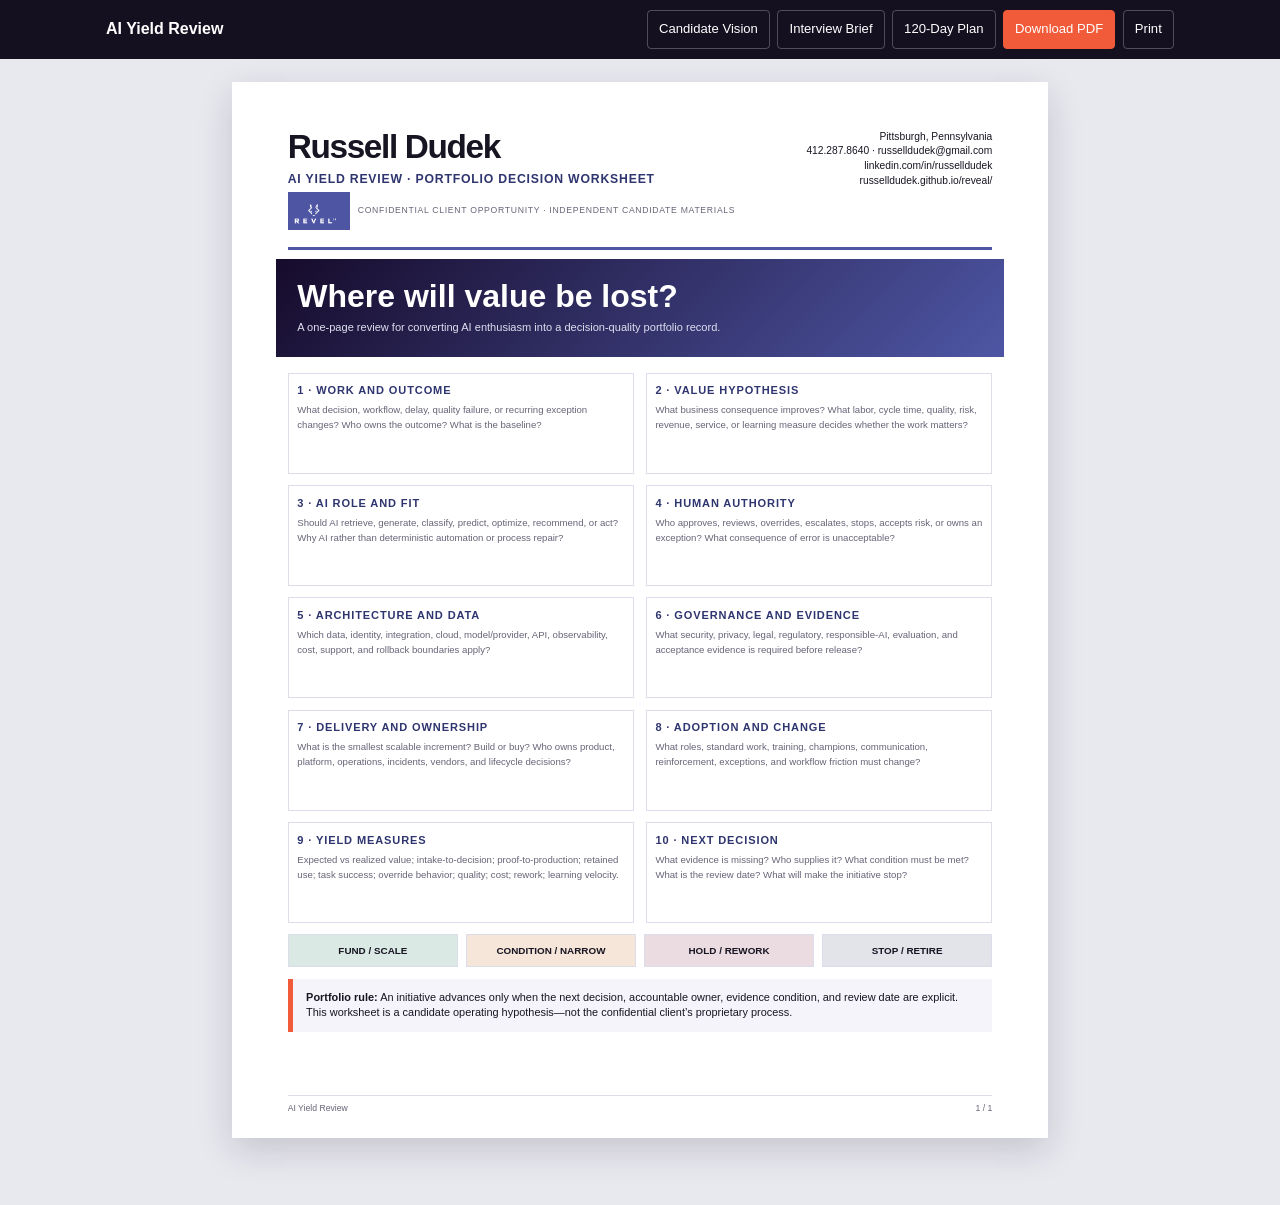
<file: ai-yield-review.html>
<!doctype html><html lang="en"><head><meta charset="utf-8"><meta name="viewport" content="width=device-width,initial-scale=1"><title>AI Yield Review · Director of AI Solutions & Delivery</title><link rel="stylesheet" href="styles.css"></head><body class="doc-body"><header class="doc-toolbar screen-only"><div class="doc-toolbar-inner"><strong>AI Yield Review</strong><div class="doc-actions"><a href="./">Candidate Vision</a><a href="interview-brief.html">Interview Brief</a><a href="120-day-plan.html">120-Day Plan</a><a class="download" href="docs/Russell-Dudek-Revel-IT-AI-Yield-Review.pdf">Download PDF</a><button onclick="window.print()">Print</button></div></div></header><main class="doc-stack"><section class="sheet"><header class="doc-header"><div><div class="doc-name">Russell Dudek</div><div class="doc-identity">AI Yield Review · Portfolio Decision Worksheet</div><div class="doc-employer"><img src="assets/brand/revel-logo-source-crop.png" alt="Revel IT"><span>Confidential client opportunity · Independent candidate materials</span></div></div><div class="doc-contact">Pittsburgh, Pennsylvania<br><a href="tel:+14122878640">412.287.8640</a> · <a href="mailto:russelldudek@gmail.com">russelldudek@gmail.com</a><br><a href="https://www.linkedin.com/in/russelldudek">linkedin.com/in/russelldudek</a><br><a href="https://russelldudek.github.io/reveal/">russelldudek.github.io/reveal/</a></div></header><div class="brief-hero"><h1>Where will value be lost?</h1><p>A one-page review for converting AI enthusiasm into a decision-quality portfolio record.</p></div><div class="worksheet-grid"><div class="field"><h3>1 · Work and outcome</h3><p>What decision, workflow, delay, quality failure, or recurring exception changes? Who owns the outcome? What is the baseline?</p></div><div class="field"><h3>2 · Value hypothesis</h3><p>What business consequence improves? What labor, cycle time, quality, risk, revenue, service, or learning measure decides whether the work matters?</p></div><div class="field"><h3>3 · AI role and fit</h3><p>Should AI retrieve, generate, classify, predict, optimize, recommend, or act? Why AI rather than deterministic automation or process repair?</p></div><div class="field"><h3>4 · Human authority</h3><p>Who approves, reviews, overrides, escalates, stops, accepts risk, or owns an exception? What consequence of error is unacceptable?</p></div><div class="field"><h3>5 · Architecture and data</h3><p>Which data, identity, integration, cloud, model/provider, API, observability, cost, support, and rollback boundaries apply?</p></div><div class="field"><h3>6 · Governance and evidence</h3><p>What security, privacy, legal, regulatory, responsible-AI, evaluation, and acceptance evidence is required before release?</p></div><div class="field"><h3>7 · Delivery and ownership</h3><p>What is the smallest scalable increment? Build or buy? Who owns product, platform, operations, incidents, vendors, and lifecycle decisions?</p></div><div class="field"><h3>8 · Adoption and change</h3><p>What roles, standard work, training, champions, communication, reinforcement, exceptions, and workflow friction must change?</p></div><div class="field"><h3>9 · Yield measures</h3><p>Expected vs realized value; intake-to-decision; proof-to-production; retained use; task success; override behavior; quality; cost; rework; learning velocity.</p></div><div class="field"><h3>10 · Next decision</h3><p>What evidence is missing? Who supplies it? What condition must be met? What is the review date? What will make the initiative stop?</p></div></div><div class="decision-strip"><div class="decision scale">FUND / SCALE</div><div class="decision condition">CONDITION / NARROW</div><div class="decision hold">HOLD / REWORK</div><div class="decision stop">STOP / RETIRE</div></div><div class="callout" style="margin-top:.12in"><strong>Portfolio rule:</strong> An initiative advances only when the next decision, accountable owner, evidence condition, and review date are explicit. This worksheet is a candidate operating hypothesis—not the confidential client’s proprietary process.</div><div class="page-footer"><span>AI Yield Review</span><span>1 / 1</span></div></section></main></body></html>
</file>
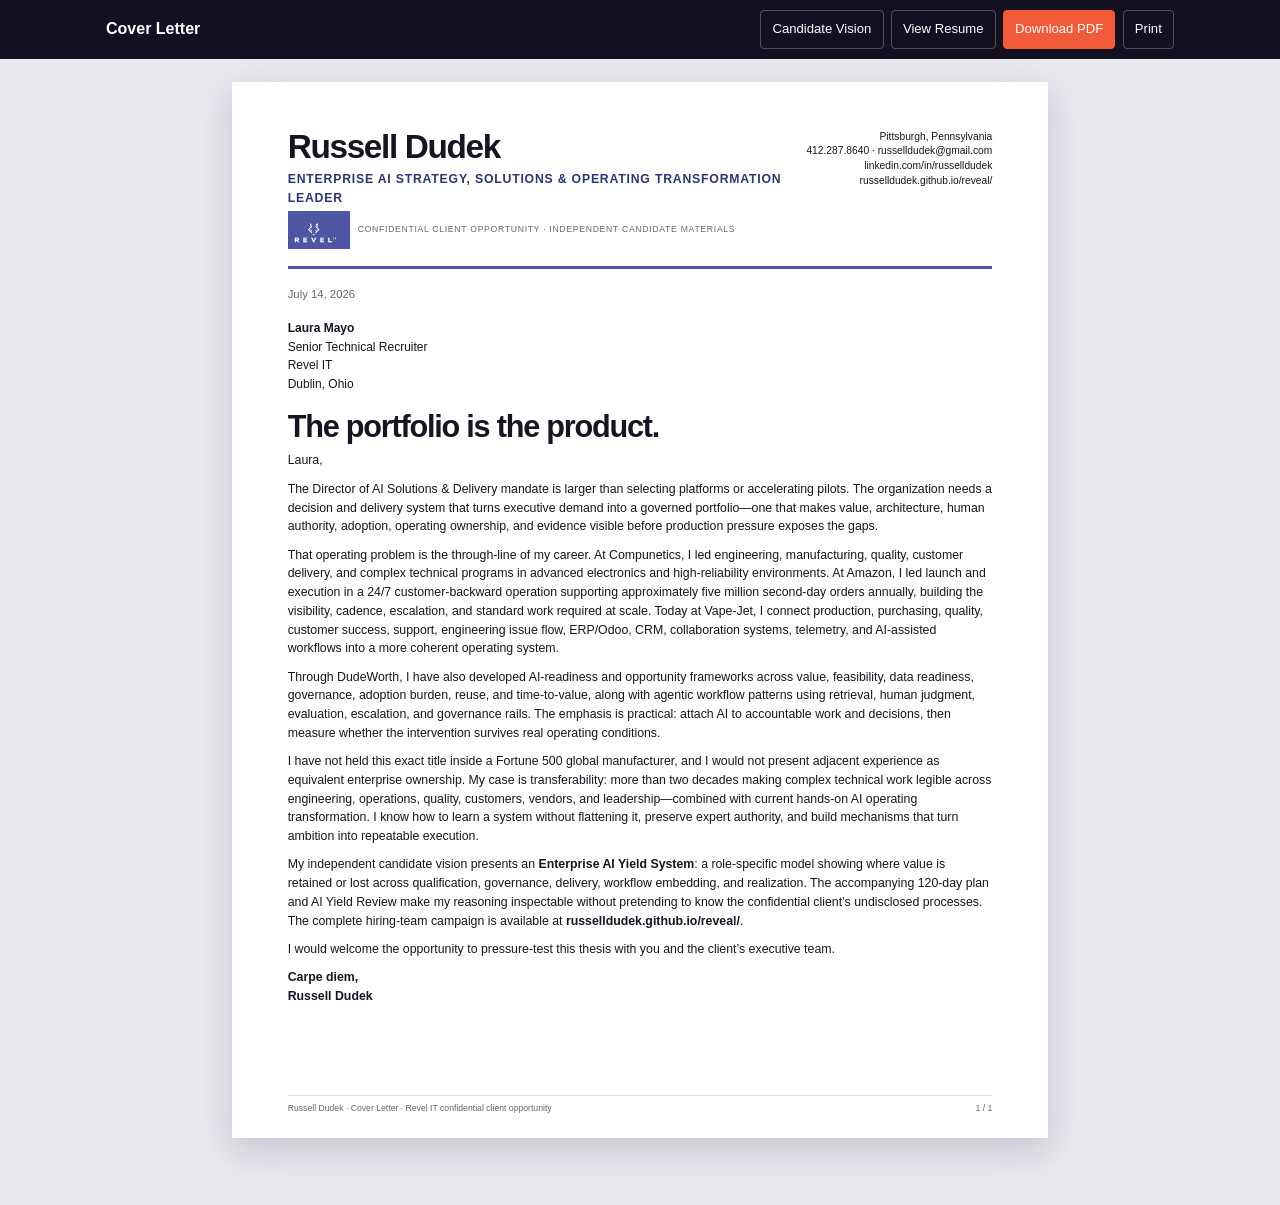
<file: cover-letter.html>
<!doctype html><html lang="en"><head><meta charset="utf-8"><meta name="viewport" content="width=device-width,initial-scale=1"><title>Russell Dudek Cover Letter · Revel IT</title><link rel="stylesheet" href="styles.css"></head><body class="doc-body"><header class="doc-toolbar screen-only"><div class="doc-toolbar-inner"><strong>Cover Letter</strong><div class="doc-actions"><a href="./">Candidate Vision</a><a href="resume.html">View Resume</a><a class="download" href="docs/Russell-Dudek-Revel-IT-Cover-Letter.pdf">Download PDF</a><button onclick="window.print()">Print</button></div></div></header><main class="doc-stack"><section class="sheet"><header class="doc-header"><div><div class="doc-name">Russell Dudek</div><div class="doc-identity">Enterprise AI Strategy, Solutions & Operating Transformation Leader</div><div class="doc-employer"><img src="assets/brand/revel-logo-source-crop.png" alt="Revel IT"><span>Confidential client opportunity · Independent candidate materials</span></div></div><div class="doc-contact">Pittsburgh, Pennsylvania<br><a href="tel:+14122878640">412.287.8640</a> · <a href="mailto:russelldudek@gmail.com">russelldudek@gmail.com</a><br><a href="https://www.linkedin.com/in/russelldudek">linkedin.com/in/russelldudek</a><br><a href="https://russelldudek.github.io/reveal/">russelldudek.github.io/reveal/</a></div></header><div class="letter-date">July 14, 2026</div><div class="letter-recipient"><strong>Laura Mayo</strong><br>Senior Technical Recruiter<br>Revel IT<br>Dublin, Ohio</div><h1 class="doc-title">The portfolio is the product.</h1><div class="letter-body"><p>Laura,</p><p>The Director of AI Solutions & Delivery mandate is larger than selecting platforms or accelerating pilots. The organization needs a decision and delivery system that turns executive demand into a governed portfolio—one that makes value, architecture, human authority, adoption, operating ownership, and evidence visible before production pressure exposes the gaps.</p><p>That operating problem is the through-line of my career. At Compunetics, I led engineering, manufacturing, quality, customer delivery, and complex technical programs in advanced electronics and high-reliability environments. At Amazon, I led launch and execution in a 24/7 customer-backward operation supporting approximately five million second-day orders annually, building the visibility, cadence, escalation, and standard work required at scale. Today at Vape-Jet, I connect production, purchasing, quality, customer success, support, engineering issue flow, ERP/Odoo, CRM, collaboration systems, telemetry, and AI-assisted workflows into a more coherent operating system.</p><p>Through DudeWorth, I have also developed AI-readiness and opportunity frameworks across value, feasibility, data readiness, governance, adoption burden, reuse, and time-to-value, along with agentic workflow patterns using retrieval, human judgment, evaluation, escalation, and governance rails. The emphasis is practical: attach AI to accountable work and decisions, then measure whether the intervention survives real operating conditions.</p><p>I have not held this exact title inside a Fortune 500 global manufacturer, and I would not present adjacent experience as equivalent enterprise ownership. My case is transferability: more than two decades making complex technical work legible across engineering, operations, quality, customers, vendors, and leadership—combined with current hands-on AI operating transformation. I know how to learn a system without flattening it, preserve expert authority, and build mechanisms that turn ambition into repeatable execution.</p><p>My independent candidate vision presents an <strong>Enterprise AI Yield System</strong>: a role-specific model showing where value is retained or lost across qualification, governance, delivery, workflow embedding, and realization. The accompanying 120-day plan and AI Yield Review make my reasoning inspectable without pretending to know the confidential client’s undisclosed processes. The complete hiring-team campaign is available at <strong>russelldudek.github.io/reveal/</strong>.</p><p>I would welcome the opportunity to pressure-test this thesis with you and the client’s executive team.</p><p class="letter-sign">Carpe diem,<br>Russell Dudek</p></div><div class="page-footer"><span>Russell Dudek · Cover Letter · Revel IT confidential client opportunity</span><span>1 / 1</span></div></section></main></body></html>
</file>
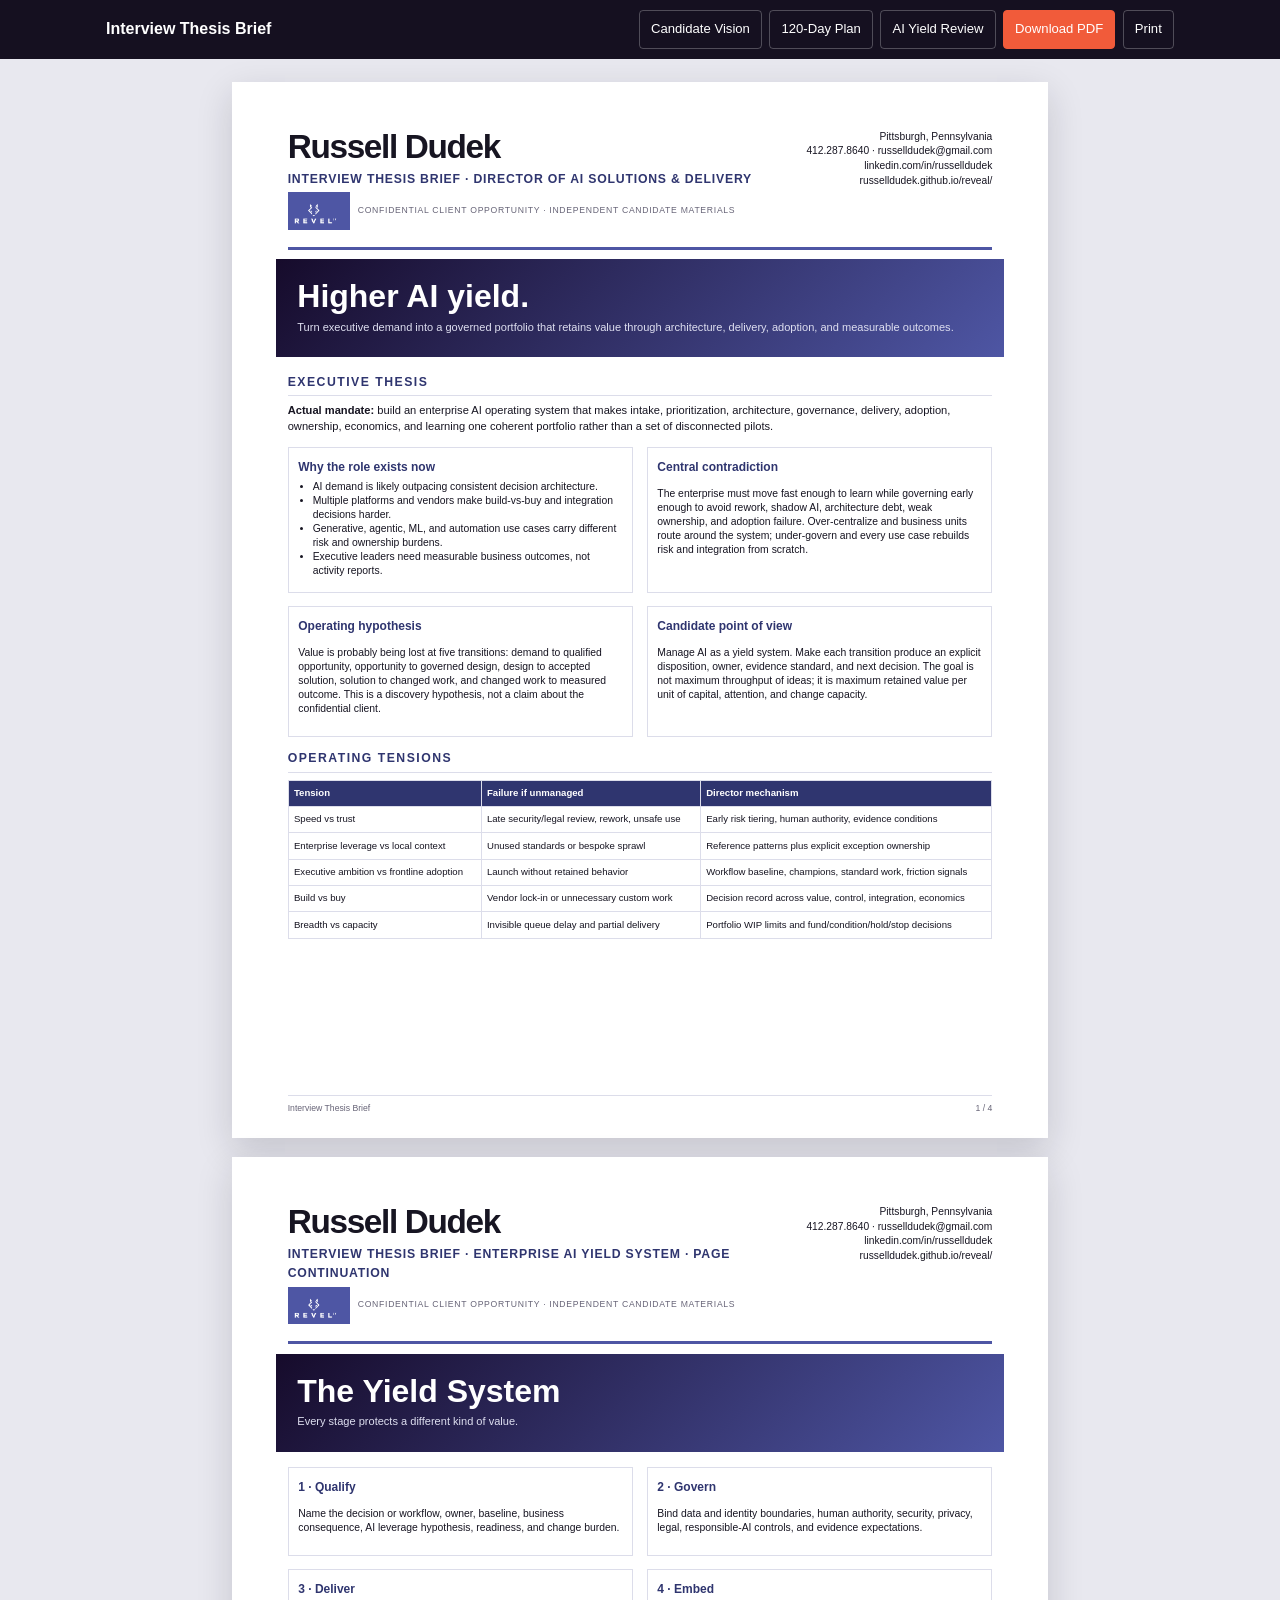
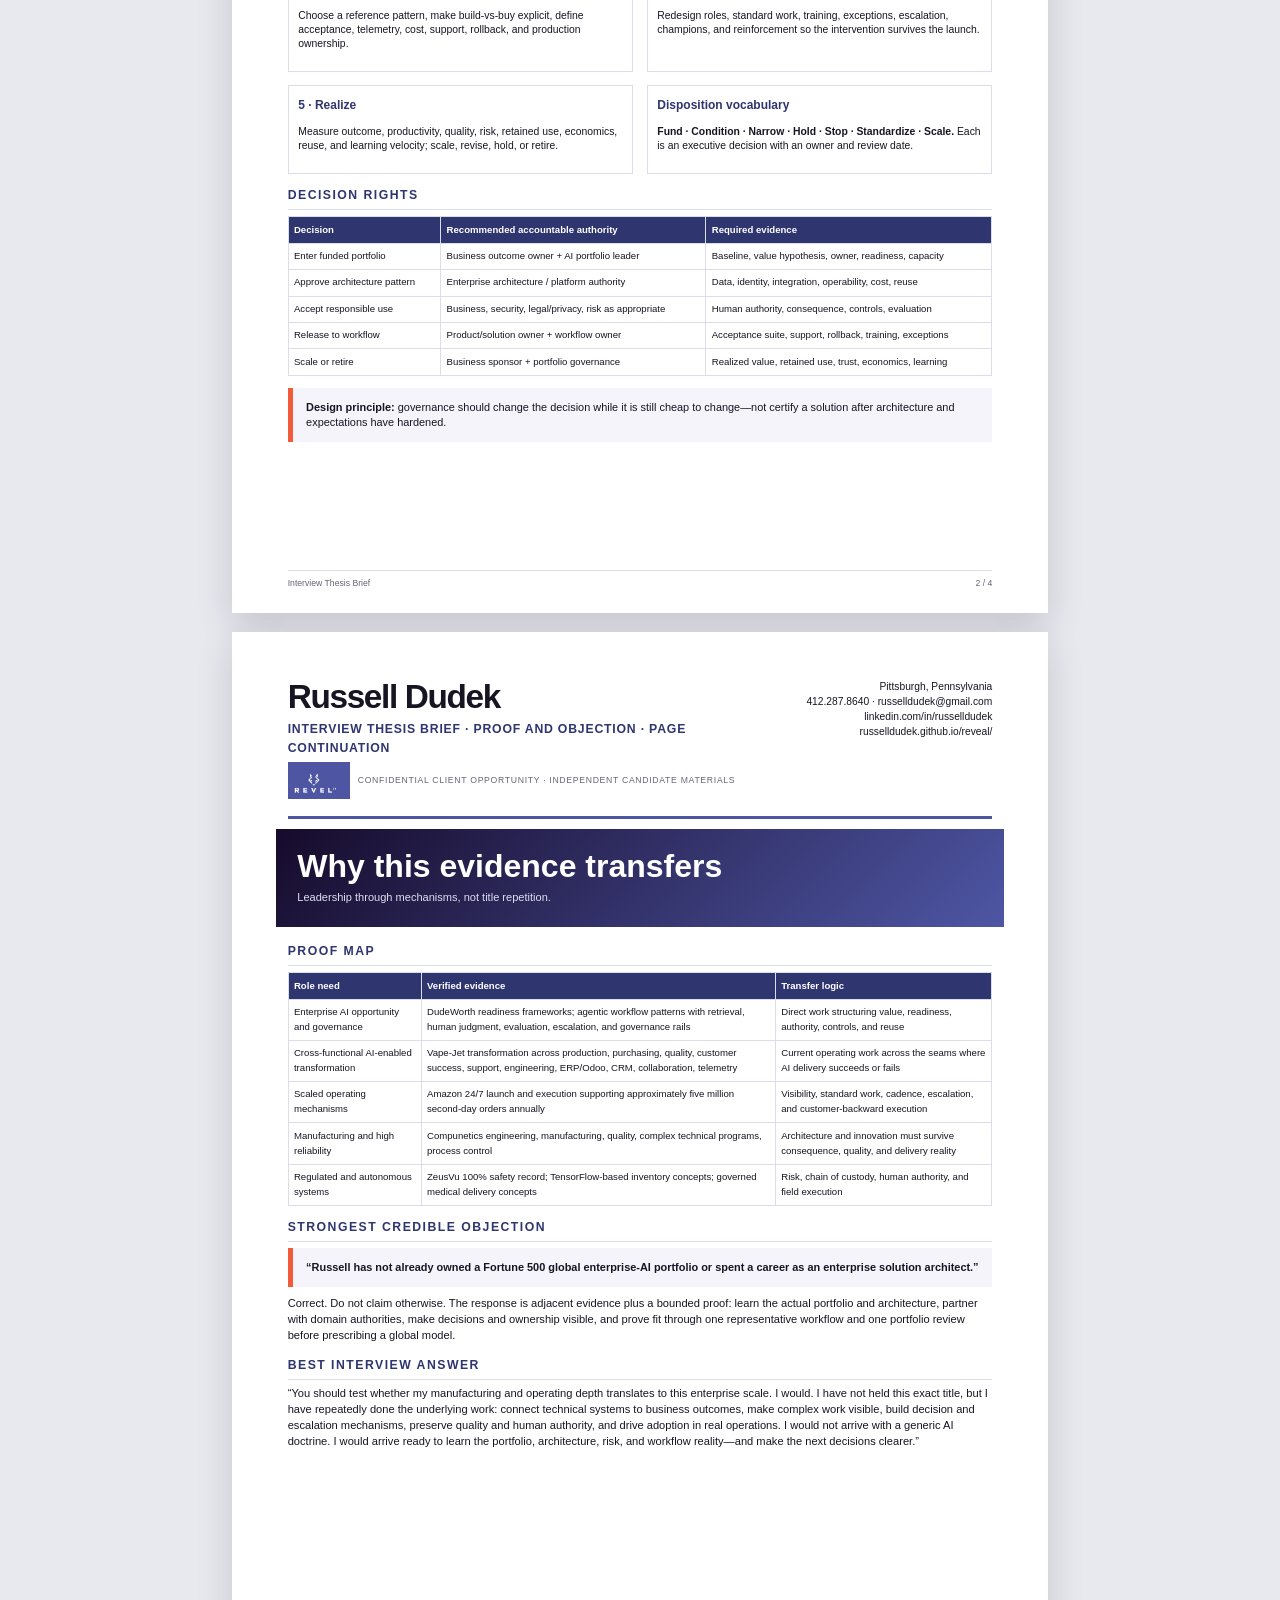
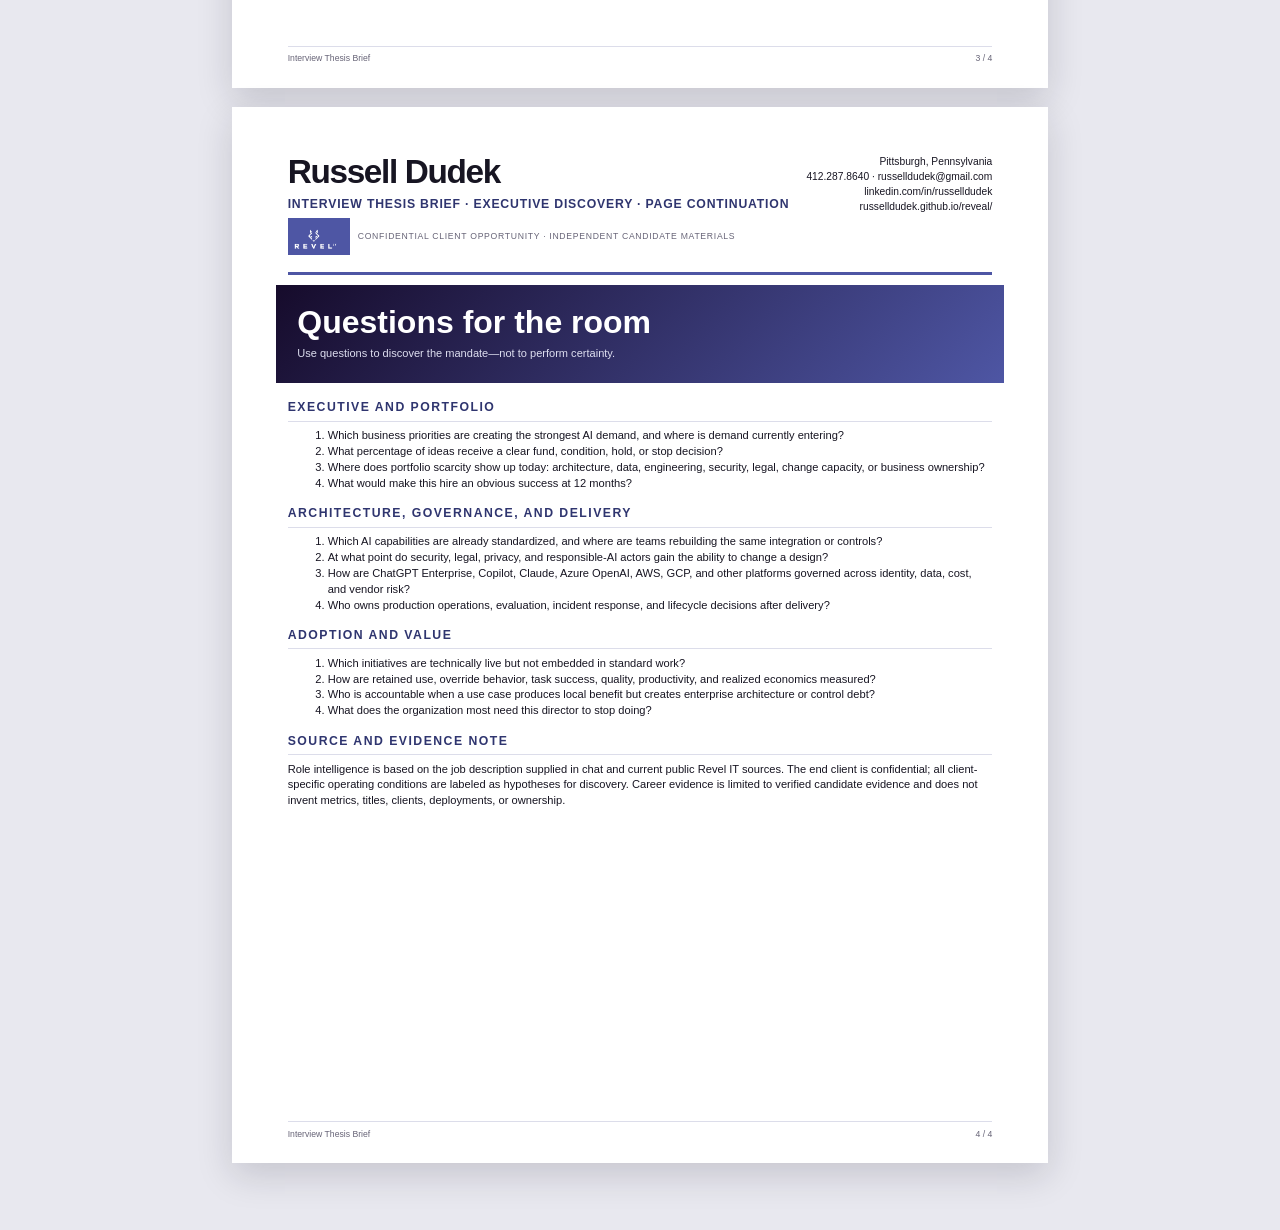
<file: interview-brief.html>
<!doctype html><html lang="en"><head><meta charset="utf-8"><meta name="viewport" content="width=device-width,initial-scale=1"><title>Interview Thesis Brief · Director of AI Solutions & Delivery</title><link rel="stylesheet" href="styles.css"></head><body class="doc-body"><header class="doc-toolbar screen-only"><div class="doc-toolbar-inner"><strong>Interview Thesis Brief</strong><div class="doc-actions"><a href="./">Candidate Vision</a><a href="120-day-plan.html">120-Day Plan</a><a href="ai-yield-review.html">AI Yield Review</a><a class="download" href="docs/Russell-Dudek-Revel-IT-Interview-Brief.pdf">Download PDF</a><button onclick="window.print()">Print</button></div></div></header><main class="doc-stack">
<section class="sheet"><header class="doc-header"><div><div class="doc-name">Russell Dudek</div><div class="doc-identity">Interview Thesis Brief · Director of AI Solutions & Delivery</div><div class="doc-employer"><img src="assets/brand/revel-logo-source-crop.png" alt="Revel IT"><span>Confidential client opportunity · Independent candidate materials</span></div></div><div class="doc-contact">Pittsburgh, Pennsylvania<br><a href="tel:+14122878640">412.287.8640</a> · <a href="mailto:russelldudek@gmail.com">russelldudek@gmail.com</a><br><a href="https://www.linkedin.com/in/russelldudek">linkedin.com/in/russelldudek</a><br><a href="https://russelldudek.github.io/reveal/">russelldudek.github.io/reveal/</a></div></header><div class="brief-hero"><h1>Higher AI yield.</h1><p>Turn executive demand into a governed portfolio that retains value through architecture, delivery, adoption, and measurable outcomes.</p></div><section class="doc-section"><h2>Executive Thesis</h2><p class="profile"><strong>Actual mandate:</strong> build an enterprise AI operating system that makes intake, prioritization, architecture, governance, delivery, adoption, ownership, economics, and learning one coherent portfolio rather than a set of disconnected pilots.</p></section><div class="brief-grid"><div class="brief-block"><h3>Why the role exists now</h3><ul><li>AI demand is likely outpacing consistent decision architecture.</li><li>Multiple platforms and vendors make build-vs-buy and integration decisions harder.</li><li>Generative, agentic, ML, and automation use cases carry different risk and ownership burdens.</li><li>Executive leaders need measurable business outcomes, not activity reports.</li></ul></div><div class="brief-block"><h3>Central contradiction</h3><p>The enterprise must move fast enough to learn while governing early enough to avoid rework, shadow AI, architecture debt, weak ownership, and adoption failure. Over-centralize and business units route around the system; under-govern and every use case rebuilds risk and integration from scratch.</p></div><div class="brief-block"><h3>Operating hypothesis</h3><p>Value is probably being lost at five transitions: demand to qualified opportunity, opportunity to governed design, design to accepted solution, solution to changed work, and changed work to measured outcome. This is a discovery hypothesis, not a claim about the confidential client.</p></div><div class="brief-block"><h3>Candidate point of view</h3><p>Manage AI as a yield system. Make each transition produce an explicit disposition, owner, evidence standard, and next decision. The goal is not maximum throughput of ideas; it is maximum retained value per unit of capital, attention, and change capacity.</p></div></div><section class="doc-section"><h2>Operating Tensions</h2><table class="doc-table"><thead><tr><th>Tension</th><th>Failure if unmanaged</th><th>Director mechanism</th></tr></thead><tbody><tr><td>Speed vs trust</td><td>Late security/legal review, rework, unsafe use</td><td>Early risk tiering, human authority, evidence conditions</td></tr><tr><td>Enterprise leverage vs local context</td><td>Unused standards or bespoke sprawl</td><td>Reference patterns plus explicit exception ownership</td></tr><tr><td>Executive ambition vs frontline adoption</td><td>Launch without retained behavior</td><td>Workflow baseline, champions, standard work, friction signals</td></tr><tr><td>Build vs buy</td><td>Vendor lock-in or unnecessary custom work</td><td>Decision record across value, control, integration, economics</td></tr><tr><td>Breadth vs capacity</td><td>Invisible queue delay and partial delivery</td><td>Portfolio WIP limits and fund/condition/hold/stop decisions</td></tr></tbody></table></section><div class="page-footer"><span>Interview Thesis Brief</span><span>1 / 4</span></div></section>
<section class="sheet"><header class="doc-header"><div><div class="doc-name">Russell Dudek</div><div class="doc-identity">Interview Thesis Brief · Enterprise AI Yield System · Page continuation</div><div class="doc-employer"><img src="assets/brand/revel-logo-source-crop.png" alt="Revel IT"><span>Confidential client opportunity · Independent candidate materials</span></div></div><div class="doc-contact">Pittsburgh, Pennsylvania<br><a href="tel:+14122878640">412.287.8640</a> · <a href="mailto:russelldudek@gmail.com">russelldudek@gmail.com</a><br><a href="https://www.linkedin.com/in/russelldudek">linkedin.com/in/russelldudek</a><br><a href="https://russelldudek.github.io/reveal/">russelldudek.github.io/reveal/</a></div></header><div class="brief-hero"><h1>The Yield System</h1><p>Every stage protects a different kind of value.</p></div><div class="brief-grid"><div class="brief-block"><h3>1 · Qualify</h3><p>Name the decision or workflow, owner, baseline, business consequence, AI leverage hypothesis, readiness, and change burden.</p></div><div class="brief-block"><h3>2 · Govern</h3><p>Bind data and identity boundaries, human authority, security, privacy, legal, responsible-AI controls, and evidence expectations.</p></div><div class="brief-block"><h3>3 · Deliver</h3><p>Choose a reference pattern, make build-vs-buy explicit, define acceptance, telemetry, cost, support, rollback, and production ownership.</p></div><div class="brief-block"><h3>4 · Embed</h3><p>Redesign roles, standard work, training, exceptions, escalation, champions, and reinforcement so the intervention survives the launch.</p></div><div class="brief-block"><h3>5 · Realize</h3><p>Measure outcome, productivity, quality, risk, retained use, economics, reuse, and learning velocity; scale, revise, hold, or retire.</p></div><div class="brief-block"><h3>Disposition vocabulary</h3><p><strong>Fund · Condition · Narrow · Hold · Stop · Standardize · Scale.</strong> Each is an executive decision with an owner and review date.</p></div></div><section class="doc-section"><h2>Decision Rights</h2><table class="doc-table"><thead><tr><th>Decision</th><th>Recommended accountable authority</th><th>Required evidence</th></tr></thead><tbody><tr><td>Enter funded portfolio</td><td>Business outcome owner + AI portfolio leader</td><td>Baseline, value hypothesis, owner, readiness, capacity</td></tr><tr><td>Approve architecture pattern</td><td>Enterprise architecture / platform authority</td><td>Data, identity, integration, operability, cost, reuse</td></tr><tr><td>Accept responsible use</td><td>Business, security, legal/privacy, risk as appropriate</td><td>Human authority, consequence, controls, evaluation</td></tr><tr><td>Release to workflow</td><td>Product/solution owner + workflow owner</td><td>Acceptance suite, support, rollback, training, exceptions</td></tr><tr><td>Scale or retire</td><td>Business sponsor + portfolio governance</td><td>Realized value, retained use, trust, economics, learning</td></tr></tbody></table></section><div class="callout"><strong>Design principle:</strong> governance should change the decision while it is still cheap to change—not certify a solution after architecture and expectations have hardened.</div><div class="page-footer"><span>Interview Thesis Brief</span><span>2 / 4</span></div></section>
<section class="sheet"><header class="doc-header"><div><div class="doc-name">Russell Dudek</div><div class="doc-identity">Interview Thesis Brief · Proof and Objection · Page continuation</div><div class="doc-employer"><img src="assets/brand/revel-logo-source-crop.png" alt="Revel IT"><span>Confidential client opportunity · Independent candidate materials</span></div></div><div class="doc-contact">Pittsburgh, Pennsylvania<br><a href="tel:+14122878640">412.287.8640</a> · <a href="mailto:russelldudek@gmail.com">russelldudek@gmail.com</a><br><a href="https://www.linkedin.com/in/russelldudek">linkedin.com/in/russelldudek</a><br><a href="https://russelldudek.github.io/reveal/">russelldudek.github.io/reveal/</a></div></header><div class="brief-hero"><h1>Why this evidence transfers</h1><p>Leadership through mechanisms, not title repetition.</p></div><section class="doc-section"><h2>Proof Map</h2><table class="doc-table"><thead><tr><th>Role need</th><th>Verified evidence</th><th>Transfer logic</th></tr></thead><tbody><tr><td>Enterprise AI opportunity and governance</td><td>DudeWorth readiness frameworks; agentic workflow patterns with retrieval, human judgment, evaluation, escalation, and governance rails</td><td>Direct work structuring value, readiness, authority, controls, and reuse</td></tr><tr><td>Cross-functional AI-enabled transformation</td><td>Vape-Jet transformation across production, purchasing, quality, customer success, support, engineering, ERP/Odoo, CRM, collaboration, telemetry</td><td>Current operating work across the seams where AI delivery succeeds or fails</td></tr><tr><td>Scaled operating mechanisms</td><td>Amazon 24/7 launch and execution supporting approximately five million second-day orders annually</td><td>Visibility, standard work, cadence, escalation, and customer-backward execution</td></tr><tr><td>Manufacturing and high reliability</td><td>Compunetics engineering, manufacturing, quality, complex technical programs, process control</td><td>Architecture and innovation must survive consequence, quality, and delivery reality</td></tr><tr><td>Regulated and autonomous systems</td><td>ZeusVu 100% safety record; TensorFlow-based inventory concepts; governed medical delivery concepts</td><td>Risk, chain of custody, human authority, and field execution</td></tr></tbody></table></section><section class="doc-section"><h2>Strongest Credible Objection</h2><div class="callout"><strong>“Russell has not already owned a Fortune 500 global enterprise-AI portfolio or spent a career as an enterprise solution architect.”</strong></div><p class="profile" style="margin-top:.1in">Correct. Do not claim otherwise. The response is adjacent evidence plus a bounded proof: learn the actual portfolio and architecture, partner with domain authorities, make decisions and ownership visible, and prove fit through one representative workflow and one portfolio review before prescribing a global model.</p></section><section class="doc-section"><h2>Best Interview Answer</h2><p class="profile">“You should test whether my manufacturing and operating depth translates to this enterprise scale. I would. I have not held this exact title, but I have repeatedly done the underlying work: connect technical systems to business outcomes, make complex work visible, build decision and escalation mechanisms, preserve quality and human authority, and drive adoption in real operations. I would not arrive with a generic AI doctrine. I would arrive ready to learn the portfolio, architecture, risk, and workflow reality—and make the next decisions clearer.”</p></section><div class="page-footer"><span>Interview Thesis Brief</span><span>3 / 4</span></div></section>
<section class="sheet"><header class="doc-header"><div><div class="doc-name">Russell Dudek</div><div class="doc-identity">Interview Thesis Brief · Executive Discovery · Page continuation</div><div class="doc-employer"><img src="assets/brand/revel-logo-source-crop.png" alt="Revel IT"><span>Confidential client opportunity · Independent candidate materials</span></div></div><div class="doc-contact">Pittsburgh, Pennsylvania<br><a href="tel:+14122878640">412.287.8640</a> · <a href="mailto:russelldudek@gmail.com">russelldudek@gmail.com</a><br><a href="https://www.linkedin.com/in/russelldudek">linkedin.com/in/russelldudek</a><br><a href="https://russelldudek.github.io/reveal/">russelldudek.github.io/reveal/</a></div></header><div class="brief-hero"><h1>Questions for the room</h1><p>Use questions to discover the mandate—not to perform certainty.</p></div><section class="doc-section"><h2>Executive and Portfolio</h2><ol class="profile"><li>Which business priorities are creating the strongest AI demand, and where is demand currently entering?</li><li>What percentage of ideas receive a clear fund, condition, hold, or stop decision?</li><li>Where does portfolio scarcity show up today: architecture, data, engineering, security, legal, change capacity, or business ownership?</li><li>What would make this hire an obvious success at 12 months?</li></ol></section><section class="doc-section"><h2>Architecture, Governance, and Delivery</h2><ol class="profile"><li>Which AI capabilities are already standardized, and where are teams rebuilding the same integration or controls?</li><li>At what point do security, legal, privacy, and responsible-AI actors gain the ability to change a design?</li><li>How are ChatGPT Enterprise, Copilot, Claude, Azure OpenAI, AWS, GCP, and other platforms governed across identity, data, cost, and vendor risk?</li><li>Who owns production operations, evaluation, incident response, and lifecycle decisions after delivery?</li></ol></section><section class="doc-section"><h2>Adoption and Value</h2><ol class="profile"><li>Which initiatives are technically live but not embedded in standard work?</li><li>How are retained use, override behavior, task success, quality, productivity, and realized economics measured?</li><li>Who is accountable when a use case produces local benefit but creates enterprise architecture or control debt?</li><li>What does the organization most need this director to stop doing?</li></ol></section><section class="doc-section"><h2>Source and Evidence Note</h2><p class="profile">Role intelligence is based on the job description supplied in chat and current public Revel IT sources. The end client is confidential; all client-specific operating conditions are labeled as hypotheses for discovery. Career evidence is limited to verified candidate evidence and does not invent metrics, titles, clients, deployments, or ownership.</p></section><div class="page-footer"><span>Interview Thesis Brief</span><span>4 / 4</span></div></section></main></body></html>
</file>
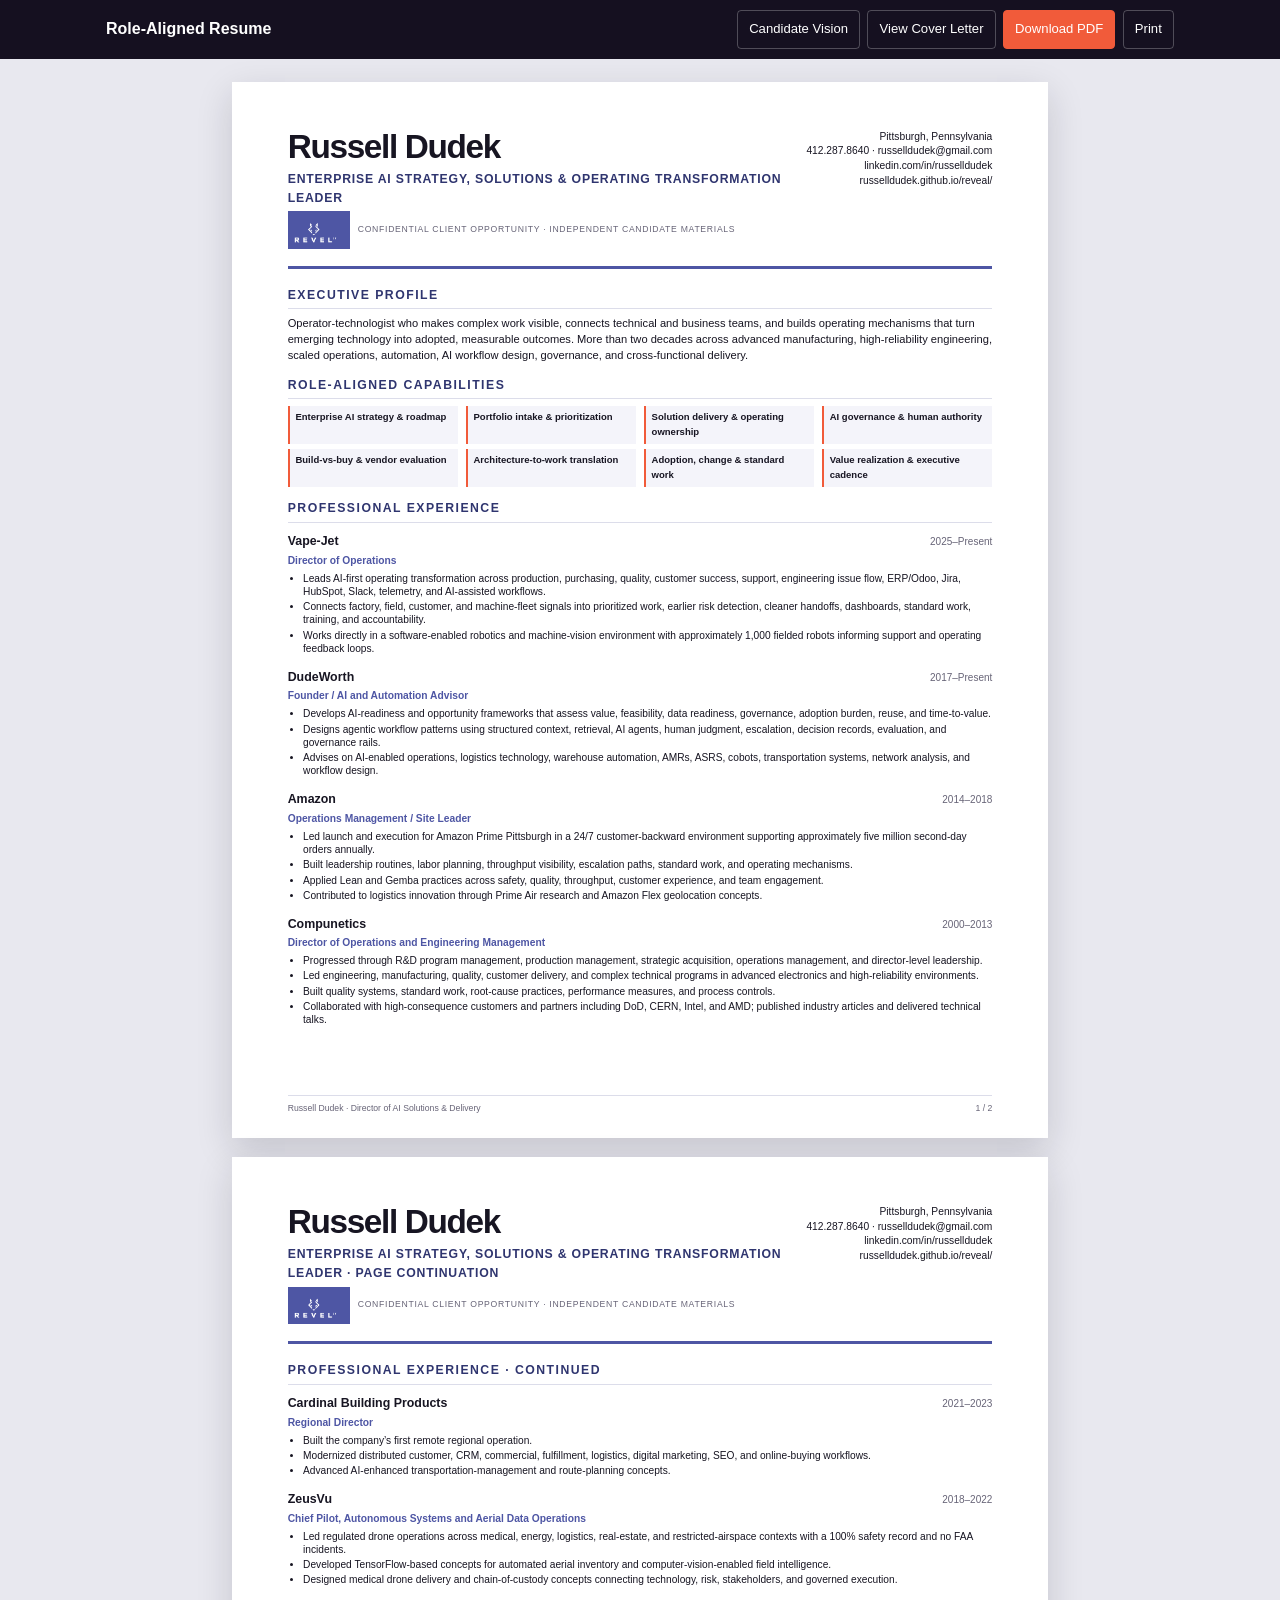
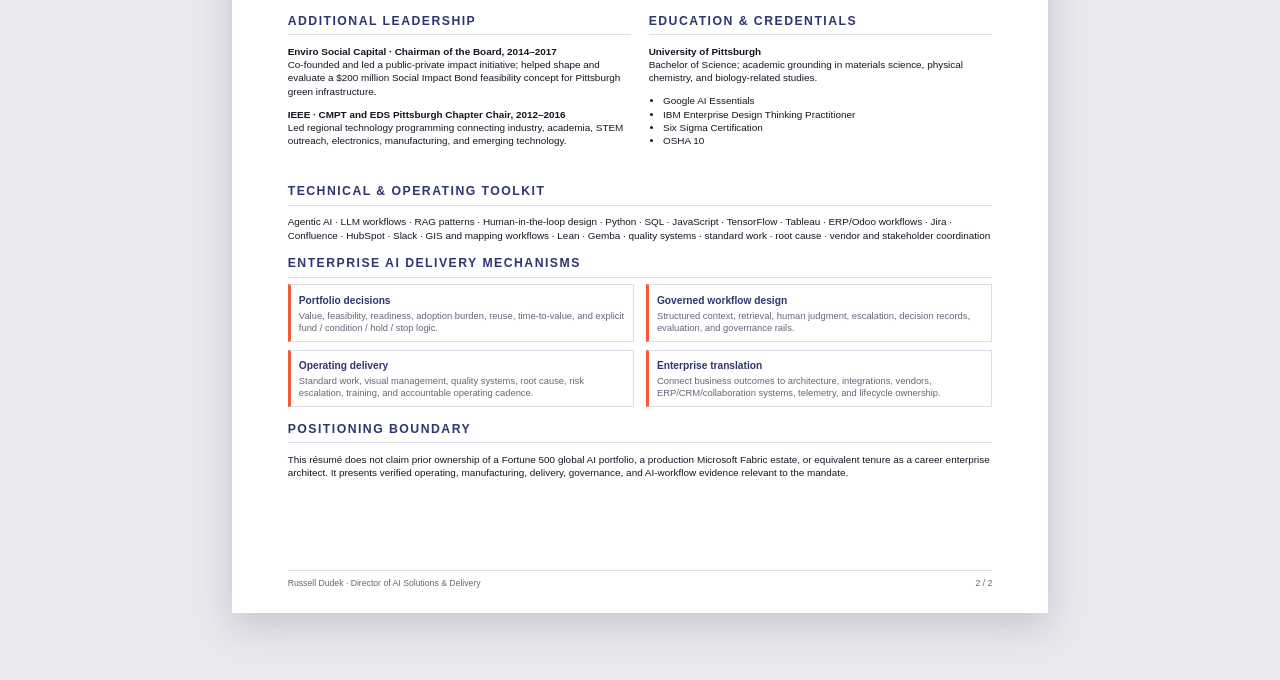
<file: resume.html>
<!DOCTYPE html>
<html lang="en"><head><meta charset="utf-8"/><meta content="width=device-width,initial-scale=1" name="viewport"/><title>Russell Dudek Resume · Director of AI Solutions &amp; Delivery</title><link href="styles.css" rel="stylesheet"/></head><body class="doc-body"><header class="doc-toolbar screen-only"><div class="doc-toolbar-inner"><strong>Role-Aligned Resume</strong><div class="doc-actions"><a href="./">Candidate Vision</a><a href="cover-letter.html">View Cover Letter</a><a class="download" href="docs/Russell-Dudek-Revel-IT-Resume.pdf">Download PDF</a><button onclick="window.print()">Print</button></div></div></header><main class="doc-stack">
<section class="sheet"><header class="doc-header"><div><div class="doc-name">Russell Dudek</div><div class="doc-identity">Enterprise AI Strategy, Solutions &amp; Operating Transformation Leader</div><div class="doc-employer"><img alt="Revel IT" src="assets/brand/revel-logo-source-crop.png"/><span>Confidential client opportunity · Independent candidate materials</span></div></div><div class="doc-contact">Pittsburgh, Pennsylvania<br/><a href="tel:+14122878640">412.287.8640</a> · <a href="mailto:russelldudek@gmail.com">russelldudek@gmail.com</a><br/><a href="https://www.linkedin.com/in/russelldudek">linkedin.com/in/russelldudek</a><br/><a href="https://russelldudek.github.io/reveal/">russelldudek.github.io/reveal/</a></div></header><section class="doc-section"><h2>Executive Profile</h2><p class="profile">Operator-technologist who makes complex work visible, connects technical and business teams, and builds operating mechanisms that turn emerging technology into adopted, measurable outcomes. More than two decades across advanced manufacturing, high-reliability engineering, scaled operations, automation, AI workflow design, governance, and cross-functional delivery.</p></section><section class="doc-section"><h2>Role-Aligned Capabilities</h2><div class="capabilities"><div class="capability">Enterprise AI strategy &amp; roadmap</div><div class="capability">Portfolio intake &amp; prioritization</div><div class="capability">Solution delivery &amp; operating ownership</div><div class="capability">AI governance &amp; human authority</div><div class="capability">Build-vs-buy &amp; vendor evaluation</div><div class="capability">Architecture-to-work translation</div><div class="capability">Adoption, change &amp; standard work</div><div class="capability">Value realization &amp; executive cadence</div></div></section><section class="doc-section"><h2>Professional Experience</h2><article class="experience"><div class="exp-top"><h3>Vape-Jet</h3><span class="dates">2025–Present</span></div><div class="exp-role">Director of Operations</div><ul><li>Leads AI-first operating transformation across production, purchasing, quality, customer success, support, engineering issue flow, ERP/Odoo, Jira, HubSpot, Slack, telemetry, and AI-assisted workflows.</li><li>Connects factory, field, customer, and machine-fleet signals into prioritized work, earlier risk detection, cleaner handoffs, dashboards, standard work, training, and accountability.</li><li>Works directly in a software-enabled robotics and machine-vision environment with approximately 1,000 fielded robots informing support and operating feedback loops.</li></ul></article><article class="experience"><div class="exp-top"><h3>DudeWorth</h3><span class="dates">2017–Present</span></div><div class="exp-role">Founder / AI and Automation Advisor</div><ul><li>Develops AI-readiness and opportunity frameworks that assess value, feasibility, data readiness, governance, adoption burden, reuse, and time-to-value.</li><li>Designs agentic workflow patterns using structured context, retrieval, AI agents, human judgment, escalation, decision records, evaluation, and governance rails.</li><li>Advises on AI-enabled operations, logistics technology, warehouse automation, AMRs, ASRS, cobots, transportation systems, network analysis, and workflow design.</li></ul></article><article class="experience"><div class="exp-top"><h3>Amazon</h3><span class="dates">2014–2018</span></div><div class="exp-role">Operations Management / Site Leader</div><ul><li>Led launch and execution for Amazon Prime Pittsburgh in a 24/7 customer-backward environment supporting approximately five million second-day orders annually.</li><li>Built leadership routines, labor planning, throughput visibility, escalation paths, standard work, and operating mechanisms.</li><li>Applied Lean and Gemba practices across safety, quality, throughput, customer experience, and team engagement.</li><li>Contributed to logistics innovation through Prime Air research and Amazon Flex geolocation concepts.</li></ul></article><article class="experience"><div class="exp-top"><h3>Compunetics</h3><span class="dates">2000–2013</span></div><div class="exp-role">Director of Operations and Engineering Management</div><ul><li>Progressed through R&amp;D program management, production management, strategic acquisition, operations management, and director-level leadership.</li><li>Led engineering, manufacturing, quality, customer delivery, and complex technical programs in advanced electronics and high-reliability environments.</li><li>Built quality systems, standard work, root-cause practices, performance measures, and process controls.</li><li>Collaborated with high-consequence customers and partners including DoD, CERN, Intel, and AMD; published industry articles and delivered technical talks.</li></ul></article></section><div class="page-footer"><span>Russell Dudek · Director of AI Solutions &amp; Delivery</span><span>1 / 2</span></div></section>
<section class="sheet"><header class="doc-header"><div><div class="doc-name">Russell Dudek</div><div class="doc-identity">Enterprise AI Strategy, Solutions &amp; Operating Transformation Leader · Page continuation</div><div class="doc-employer"><img alt="Revel IT" src="assets/brand/revel-logo-source-crop.png"/><span>Confidential client opportunity · Independent candidate materials</span></div></div><div class="doc-contact">Pittsburgh, Pennsylvania<br/><a href="tel:+14122878640">412.287.8640</a> · <a href="mailto:russelldudek@gmail.com">russelldudek@gmail.com</a><br/><a href="https://www.linkedin.com/in/russelldudek">linkedin.com/in/russelldudek</a><br/><a href="https://russelldudek.github.io/reveal/">russelldudek.github.io/reveal/</a></div></header><section class="doc-section"><h2>Professional Experience · Continued</h2><article class="experience"><div class="exp-top"><h3>Cardinal Building Products</h3><span class="dates">2021–2023</span></div><div class="exp-role">Regional Director</div><ul><li>Built the company’s first remote regional operation.</li><li>Modernized distributed customer, CRM, commercial, fulfillment, logistics, digital marketing, SEO, and online-buying workflows.</li><li>Advanced AI-enhanced transportation-management and route-planning concepts.</li></ul></article><article class="experience"><div class="exp-top"><h3>ZeusVu</h3><span class="dates">2018–2022</span></div><div class="exp-role">Chief Pilot, Autonomous Systems and Aerial Data Operations</div><ul><li>Led regulated drone operations across medical, energy, logistics, real-estate, and restricted-airspace contexts with a 100% safety record and no FAA incidents.</li><li>Developed TensorFlow-based concepts for automated aerial inventory and computer-vision-enabled field intelligence.</li><li>Designed medical drone delivery and chain-of-custody concepts connecting technology, risk, stakeholders, and governed execution.</li></ul></article></section><div class="two-col"><section class="doc-section mini"><h2>Additional Leadership</h2><p><strong>Enviro Social Capital · Chairman of the Board, 2014–2017</strong><br/>Co-founded and led a public-private impact initiative; helped shape and evaluate a $200 million Social Impact Bond feasibility concept for Pittsburgh green infrastructure.</p><p><strong>IEEE · CMPT and EDS Pittsburgh Chapter Chair, 2012–2016</strong><br/>Led regional technology programming connecting industry, academia, STEM outreach, electronics, manufacturing, and emerging technology.</p></section><section class="doc-section mini"><h2>Education &amp; Credentials</h2><p><strong>University of Pittsburgh</strong><br/>Bachelor of Science; academic grounding in materials science, physical chemistry, and biology-related studies.</p><ul><li>Google AI Essentials</li><li>IBM Enterprise Design Thinking Practitioner</li><li>Six Sigma Certification</li><li>OSHA 10</li></ul></section></div><section class="doc-section mini"><h2>Technical &amp; Operating Toolkit</h2><p>Agentic AI · LLM workflows · RAG patterns · Human-in-the-loop design · Python · SQL · JavaScript · TensorFlow · Tableau · ERP/Odoo workflows · Jira · Confluence · HubSpot · Slack · GIS and mapping workflows · Lean · Gemba · quality systems · standard work · root cause · vendor and stakeholder coordination</p></section><section class="doc-section mechanisms"><h2>Enterprise AI Delivery Mechanisms</h2><div class="mechanism-grid"><div><strong>Portfolio decisions</strong><span>Value, feasibility, readiness, adoption burden, reuse, time-to-value, and explicit fund / condition / hold / stop logic.</span></div><div><strong>Governed workflow design</strong><span>Structured context, retrieval, human judgment, escalation, decision records, evaluation, and governance rails.</span></div><div><strong>Operating delivery</strong><span>Standard work, visual management, quality systems, root cause, risk escalation, training, and accountable operating cadence.</span></div><div><strong>Enterprise translation</strong><span>Connect business outcomes to architecture, integrations, vendors, ERP/CRM/collaboration systems, telemetry, and lifecycle ownership.</span></div></div></section><section class="doc-section mini"><h2>Positioning Boundary</h2><p>This résumé does not claim prior ownership of a Fortune 500 global AI portfolio, a production Microsoft Fabric estate, or equivalent tenure as a career enterprise architect. It presents verified operating, manufacturing, delivery, governance, and AI-workflow evidence relevant to the mandate.</p></section><div class="page-footer"><span>Russell Dudek · Director of AI Solutions &amp; Delivery</span><span>2 / 2</span></div></section></main></body></html>
</file>
<file: styles.css>
@import url('./brand-tokens.css');
*{box-sizing:border-box}html{scroll-behavior:smooth}body{margin:0;font-family:Lato,"Noto Sans",sans-serif;color:var(--ink);background:var(--paper);line-height:1.55}a{color:inherit}button,a{font:inherit}.skip{position:absolute;left:-9999px}.skip:focus{left:1rem;top:1rem;background:#fff;padding:.65rem 1rem;z-index:1000}.site-nav{position:sticky;top:0;z-index:20;background:rgba(22,11,43,.94);backdrop-filter:blur(14px);color:#fff;border-bottom:1px solid rgba(255,255,255,.12)}.nav-inner{max-width:1180px;margin:auto;display:flex;align-items:center;justify-content:space-between;padding:.7rem 1.2rem;gap:1rem}.candidate-mark{display:flex;align-items:center;gap:.75rem;text-decoration:none;font-weight:800;letter-spacing:.02em}.candidate-mark img{width:74px;height:auto}.nav-links{display:flex;gap:.25rem;overflow:auto}.nav-links a{white-space:nowrap;text-decoration:none;padding:.55rem .7rem;border-radius:4px;font-size:.88rem}.nav-links a:hover,.nav-links a:focus-visible{background:rgba(255,255,255,.12);outline:none}.hero{position:relative;min-height:760px;background:var(--revel-midnight);color:#fff;overflow:hidden}.hero-bg{position:absolute;inset:0;background-image:linear-gradient(90deg,rgba(22,11,43,.98) 0%,rgba(22,11,43,.86) 43%,rgba(22,11,43,.38) 100%),url('./assets/brand/revel-home-hero-1.jpg');background-size:cover;background-position:center;opacity:.95}.hero-grid{position:relative;max-width:1180px;margin:auto;padding:5.2rem 1.2rem 4.3rem;display:grid;grid-template-columns:minmax(0,.88fr) minmax(480px,1.12fr);gap:3rem;align-items:center}.employer-lockup{display:flex;align-items:center;gap:1rem;margin-bottom:2rem}.employer-lockup img{width:132px;height:auto}.employer-lockup span{font-size:.8rem;letter-spacing:.12em;text-transform:uppercase;color:var(--revel-lilac)}.hero h1{font-size:clamp(3.2rem,6.1vw,6.6rem);line-height:.92;letter-spacing:-.055em;margin:0 0 1.4rem;max-width:10ch}.hero .dek{font-size:1.22rem;max-width:39rem;color:#e2e3f3}.hero-actions{display:flex;gap:.75rem;flex-wrap:wrap;margin-top:2rem}.btn{display:inline-flex;align-items:center;justify-content:center;text-decoration:none;border:1px solid transparent;padding:.78rem 1rem;font-weight:800;border-radius:4px;cursor:pointer}.btn-primary{background:var(--revel-coral);color:#fff}.btn-secondary{border-color:rgba(255,255,255,.5);color:#fff;background:rgba(255,255,255,.04)}.btn:hover,.btn:focus-visible{transform:translateY(-1px);outline:3px solid rgba(255,154,120,.45);outline-offset:2px}.yield-console{background:rgba(15,8,31,.78);border:1px solid rgba(255,255,255,.18);box-shadow:0 30px 80px rgba(0,0,0,.35);padding:1.15rem;border-radius:18px}.console-top{display:flex;justify-content:space-between;gap:1rem;align-items:flex-start;margin-bottom:.65rem}.console-top h2{font-size:1.02rem;margin:0}.console-top p{font-size:.78rem;color:#c9c9df;margin:.2rem 0 0}.yield-number{text-align:right}.yield-number strong{display:block;font-size:2.2rem;line-height:1;color:var(--revel-peach)}.yield-number span{font-size:.72rem;letter-spacing:.12em;text-transform:uppercase;color:#c9c9df}.yield-visual{position:relative;background:linear-gradient(180deg,rgba(78,86,164,.15),rgba(255,255,255,.02));border:1px solid rgba(255,255,255,.1);border-radius:12px;padding:.75rem .75rem .4rem;min-height:300px}.yield-svg{width:100%;height:225px;display:block}.scan{position:absolute;top:35px;bottom:58px;width:2px;background:linear-gradient(180deg,transparent,var(--revel-peach),transparent);box-shadow:0 0 16px var(--revel-peach);animation:scan 5s linear infinite}.stage-labels{display:grid;grid-template-columns:repeat(5,1fr);gap:.2rem;font-size:.66rem;text-align:center;color:#d8d9ea;letter-spacing:.04em}.stage-labels span b{display:block;color:#fff;font-size:.76rem}.scenario-tabs{display:flex;gap:.4rem;overflow:auto;margin:.8rem 0 .7rem}.scenario-tabs button{color:#fff;background:rgba(255,255,255,.06);border:1px solid rgba(255,255,255,.18);border-radius:99px;padding:.42rem .7rem;white-space:nowrap;font-size:.76rem;cursor:pointer}.scenario-tabs button[aria-selected="true"]{background:var(--revel-coral);border-color:var(--revel-coral)}.scenario-tabs button:focus-visible{outline:3px solid var(--revel-peach);outline-offset:2px}.scenario-readout{display:grid;grid-template-columns:1fr 1fr;gap:.8rem;border-top:1px solid rgba(255,255,255,.12);padding-top:.7rem}.readout-block span{display:block;color:#abaecb;text-transform:uppercase;letter-spacing:.1em;font-size:.64rem}.readout-block strong{font-size:.82rem}.section{padding:6rem 1.2rem}.section-inner{max-width:1120px;margin:auto}.section-kicker{text-transform:uppercase;letter-spacing:.16em;font-size:.76rem;font-weight:900;color:var(--revel-coral)}.section h2{font-size:clamp(2.3rem,4vw,4.4rem);line-height:1;letter-spacing:-.045em;margin:.5rem 0 1.2rem;max-width:17ch}.lead{font-size:1.18rem;color:var(--muted);max-width:49rem}.mandate{background:var(--wash)}.mandate-layout{display:grid;grid-template-columns:.8fr 1.2fr;gap:4rem;align-items:start}.mandate-statement{font-size:2rem;line-height:1.25;font-weight:900;color:var(--revel-indigo-deep);border-left:8px solid var(--revel-coral);padding-left:1.3rem}.tension-list{border-top:1px solid var(--line)}.tension{display:grid;grid-template-columns:56px 1fr 1fr;gap:1rem;padding:1.3rem 0;border-bottom:1px solid var(--line);align-items:start}.tension .num{font-size:.8rem;color:var(--revel-coral);font-weight:900}.tension h3{font-size:1.08rem;margin:0}.tension p{margin:0;color:var(--muted)}.yield-system{background:var(--revel-midnight);color:#fff;position:relative;overflow:hidden}.yield-system:before{content:"";position:absolute;inset:0;background:url('./assets/brand/revel-home-hero-2.jpg') center/cover;opacity:.12}.yield-system .section-inner{position:relative}.yield-system .lead{color:#c8c9da}.system-grid{display:grid;grid-template-columns:repeat(5,1fr);margin-top:3rem;border-top:1px solid rgba(255,255,255,.2);border-bottom:1px solid rgba(255,255,255,.2)}.system-step{padding:1.5rem 1rem;min-height:260px;border-right:1px solid rgba(255,255,255,.16)}.system-step:last-child{border-right:0}.system-step .step-no{color:var(--revel-peach);font-weight:900}.system-step h3{font-size:1.35rem;margin:.55rem 0}.system-step p{font-size:.9rem;color:#c8c9da}.system-step ul{padding-left:1.1rem;font-size:.82rem;color:#eee}.system-rule{display:grid;grid-template-columns:1.2fr .8fr;gap:2rem;margin-top:2rem;padding:1.5rem;border:1px solid rgba(255,255,255,.2);background:rgba(255,255,255,.04)}.system-rule strong{font-size:1.5rem}.scorecard{display:grid;grid-template-columns:1.1fr .9fr;gap:4rem}.score-rows{margin-top:2rem}.score-row{display:grid;grid-template-columns:110px 1fr;gap:1rem;padding:1rem 0;border-bottom:1px solid var(--line)}.score-row b{color:var(--revel-indigo-deep)}.score-row span{color:var(--muted)}.decision-panel{background:var(--revel-indigo);color:#fff;padding:2rem;border-radius:18px;position:sticky;top:90px}.decision-panel h3{font-size:1.7rem;margin-top:0}.decision-panel ol{padding-left:1.2rem}.decision-panel li{margin:.75rem 0}.proof{background:var(--wash)}.proof-map{display:grid;grid-template-columns:190px 1fr;gap:1rem;margin-top:2rem}.proof-label{font-size:.78rem;text-transform:uppercase;letter-spacing:.1em;font-weight:900;color:var(--revel-coral);padding-top:.9rem}.proof-track{position:relative;padding-left:2rem}.proof-track:before{content:"";position:absolute;left:6px;top:0;bottom:0;width:2px;background:linear-gradient(var(--revel-coral),var(--revel-indigo))}.proof-item{position:relative;padding:.8rem 0 1.3rem}.proof-item:before{content:"";position:absolute;left:-2rem;top:1.2rem;width:14px;height:14px;border-radius:50%;background:#fff;border:4px solid var(--revel-indigo)}.proof-item h3{margin:0;font-size:1.25rem}.proof-item p{margin:.35rem 0;color:var(--muted)}.proof-item .claim{font-size:.74rem;font-weight:900;text-transform:uppercase;color:var(--revel-indigo)}.entry{background:#fff}.entry-grid{display:grid;grid-template-columns:repeat(4,1fr);gap:1rem;margin-top:2.5rem}.entry-phase{border-top:6px solid var(--revel-indigo);padding:1.2rem 1rem;background:var(--wash);min-height:280px}.entry-phase:nth-child(2){border-color:var(--revel-violet)}.entry-phase:nth-child(3){border-color:var(--revel-coral)}.entry-phase:nth-child(4){border-color:var(--revel-cyan)}.entry-phase small{font-weight:900;color:var(--muted)}.entry-phase h3{margin:.4rem 0}.entry-phase ul{padding-left:1.1rem;font-size:.87rem}.objection{background:linear-gradient(135deg,var(--revel-indigo-deep),var(--revel-midnight));color:#fff}.objection-grid{display:grid;grid-template-columns:.8fr 1.2fr;gap:4rem}.objection h2{max-width:13ch}.objection .lead{color:#d8d9e8}.objection-answer{border-left:1px solid rgba(255,255,255,.25);padding-left:2rem}.objection-answer p{font-size:1.08rem;color:#ececf5}.questions-grid{display:grid;grid-template-columns:1fr 1fr;gap:0 3rem;border-top:1px solid var(--line);margin-top:2rem}.question{padding:1.1rem 0;border-bottom:1px solid var(--line);font-weight:800}.cta{background:var(--revel-indigo);color:#fff;text-align:center}.cta h2{margin-left:auto;margin-right:auto;max-width:20ch}.cta .hero-actions{justify-content:center}.site-footer{background:#10081f;color:#c8c9d8;padding:2rem 1.2rem}.site-footer .section-inner{display:flex;justify-content:space-between;gap:1rem;flex-wrap:wrap;font-size:.78rem}.site-footer a{color:#fff}
/* documents */
.doc-body{background:#e8e8ef}.doc-toolbar{position:sticky;top:0;z-index:30;background:#151020;color:#fff}.doc-toolbar-inner{max-width:1100px;margin:auto;display:flex;align-items:center;justify-content:space-between;gap:1rem;padding:.65rem 1rem}.doc-actions{display:flex;gap:.45rem;overflow:auto}.doc-actions a,.doc-actions button{white-space:nowrap;text-decoration:none;border:1px solid rgba(255,255,255,.25);background:transparent;color:#fff;padding:.5rem .7rem;border-radius:4px;cursor:pointer;font-size:.82rem}.doc-actions .download{background:var(--revel-coral);border-color:var(--revel-coral)}.doc-stack{padding:1.4rem 0 3rem}.sheet{width:8.5in;min-height:11in;margin:0 auto 1.2rem;background:#fff;box-shadow:0 12px 34px rgba(20,18,35,.16);position:relative;padding:.5in .58in .48in;overflow:visible}.doc-header{display:grid;grid-template-columns:1fr auto;gap:1rem;border-bottom:3px solid var(--revel-indigo);padding-bottom:.18in;margin-bottom:.18in}.doc-name{font-size:25pt;font-weight:900;letter-spacing:-.04em;line-height:1}.doc-identity{font-size:9.2pt;font-weight:900;color:var(--revel-indigo-deep);text-transform:uppercase;letter-spacing:.065em;margin-top:.07in}.doc-contact{text-align:right;font-size:7.7pt;line-height:1.45}.doc-contact a{text-decoration:none}.doc-employer{display:flex;align-items:center;gap:.08in;margin-top:.04in}.doc-employer img{width:.65in}.doc-employer span{font-size:6.5pt;color:var(--muted);text-transform:uppercase;letter-spacing:.08em}.doc-section{margin:.13in 0}.doc-section h2{font-size:9.2pt;letter-spacing:.12em;text-transform:uppercase;color:var(--revel-indigo-deep);margin:0 0 .07in;padding-bottom:.035in;border-bottom:1px solid var(--line)}.profile{font-size:8.35pt;line-height:1.42;margin:0}.capabilities{display:grid;grid-template-columns:repeat(4,1fr);gap:.045in .08in}.capability{font-size:7.15pt;padding:.045in .06in;background:var(--wash);border-left:2px solid var(--revel-coral);font-weight:800}.experience{margin:.1in 0 .13in;break-inside:avoid}.exp-top{display:flex;justify-content:space-between;gap:.2in;align-items:baseline}.exp-top h3{font-size:9.3pt;margin:0}.exp-top .dates{font-size:7.5pt;color:var(--muted);white-space:nowrap}.exp-role{font-size:7.7pt;font-weight:900;color:var(--revel-indigo);margin:.015in 0}.experience ul{margin:.03in 0 0;padding-left:.16in}.experience li{font-size:7.65pt;line-height:1.3;margin:.022in 0}.two-col{display:grid;grid-template-columns:1fr 1fr;gap:.18in}.mini p,.mini li{font-size:7.45pt;line-height:1.33}.mini ul{margin:.03in 0;padding-left:.15in}.page-footer{position:absolute;left:.58in;right:.58in;bottom:.23in;display:flex;justify-content:space-between;border-top:1px solid var(--line);padding-top:.06in;font-size:6.5pt;color:var(--muted)}.doc-title{font-size:23pt;line-height:1.02;letter-spacing:-.04em;margin:.05in 0 .08in}.doc-subtitle{font-size:9pt;color:var(--muted);margin:0 0 .16in}.letter-body{font-size:9.25pt;line-height:1.52}.letter-body p{margin:.1in 0}.letter-date{font-size:8.5pt;color:var(--muted);margin-bottom:.16in}.letter-recipient{font-size:9pt;margin-bottom:.18in}.letter-sign{margin-top:.14in;font-weight:900}.brief-hero{background:linear-gradient(135deg,var(--revel-midnight),var(--revel-indigo));color:#fff;padding:.22in;margin:-.08in -.12in .16in}.brief-hero h1{font-size:24pt;line-height:1;margin:0}.brief-hero p{font-size:8.3pt;color:#dedff0;margin:.07in 0 0}.brief-grid{display:grid;grid-template-columns:1fr 1fr;gap:.14in}.brief-block{padding:.1in;border:1px solid var(--line);break-inside:avoid}.brief-block h3{font-size:9pt;margin:0 0 .04in;color:var(--revel-indigo-deep)}.brief-block p,.brief-block li{font-size:7.8pt;line-height:1.35}.brief-block ul{padding-left:.15in;margin:.04in 0}.callout{border-left:5px solid var(--revel-coral);background:var(--wash);padding:.12in .14in;font-size:8.2pt;line-height:1.4}.doc-table{width:100%;border-collapse:collapse;font-size:7.2pt}.doc-table th,.doc-table td{border:1px solid var(--line);padding:.055in;vertical-align:top}.doc-table th{background:var(--revel-indigo-deep);color:#fff;text-align:left}.phase-band{display:grid;grid-template-columns:.22fr .78fr;gap:.12in;margin:.11in 0;break-inside:avoid}.phase-number{background:var(--revel-indigo);color:#fff;display:flex;align-items:center;justify-content:center;font-weight:900;font-size:16pt}.phase-content{border:1px solid var(--line);padding:.1in}.phase-content h3{font-size:10pt;margin:0}.phase-content p,.phase-content li{font-size:7.6pt;line-height:1.35}.phase-content ul{padding-left:.16in;margin:.04in 0}.worksheet-grid{display:grid;grid-template-columns:repeat(2,1fr);gap:.12in}.field{border:1px solid var(--line);min-height:1.05in;padding:.09in;break-inside:avoid}.field h3{font-size:8.3pt;text-transform:uppercase;letter-spacing:.08em;color:var(--revel-indigo-deep);margin:0 0 .04in}.field p{font-size:7.2pt;color:var(--muted);margin:0}.decision-strip{display:grid;grid-template-columns:repeat(4,1fr);gap:.08in;margin-top:.12in}.decision{padding:.08in;text-align:center;border:1px solid var(--line);font-size:7.4pt;font-weight:900}.decision.scale{background:#dbe9e4}.decision.condition{background:#f5e6d9}.decision.hold{background:#eadce0}.decision.stop{background:#e3e3ea}

.mechanism-grid{display:grid;grid-template-columns:1fr 1fr;gap:.08in .12in}.mechanism-grid>div{border:1px solid var(--line);border-left:3px solid var(--revel-coral);padding:.075in .085in;break-inside:avoid}.mechanism-grid strong{display:block;font-size:7.65pt;color:var(--revel-indigo-deep);margin-bottom:.015in}.mechanism-grid span{display:block;font-size:7.05pt;line-height:1.28;color:var(--muted)}.compact-callout{padding:.08in .12in;font-size:7.6pt}.executive-state td:first-child{font-weight:800;color:var(--revel-indigo-deep)}
@keyframes scan{from{left:3%}to{left:96%}}
@media(max-width:980px){.hero-grid{grid-template-columns:1fr;padding-top:3.5rem}.yield-console{max-width:680px}.mandate-layout,.scorecard,.objection-grid{grid-template-columns:1fr;gap:2rem}.system-grid{grid-template-columns:1fr 1fr}.system-step{border-bottom:1px solid rgba(255,255,255,.16)}.entry-grid{grid-template-columns:1fr 1fr}.decision-panel{position:static}.proof-map{grid-template-columns:1fr}.proof-label{padding-top:0}}
@media(max-width:720px){.nav-inner{align-items:flex-start;flex-direction:column}.nav-links{width:100%}.hero{min-height:auto}.hero-grid{padding-top:2.5rem;gap:2rem}.hero h1{font-size:3.4rem}.employer-lockup{margin-bottom:1.2rem}.yield-console{padding:.75rem}.yield-visual{min-height:260px}.yield-svg{height:190px}.scenario-readout{grid-template-columns:1fr}.section{padding:4rem 1rem}.section h2{font-size:2.55rem}.tension{grid-template-columns:36px 1fr}.tension p{grid-column:2}.system-grid,.entry-grid,.questions-grid{grid-template-columns:1fr}.system-rule{grid-template-columns:1fr}.score-row{grid-template-columns:85px 1fr}.site-footer .section-inner{display:block}.doc-toolbar-inner{display:block}.doc-actions{margin-top:.5rem}.doc-stack{padding:.5rem}.sheet{width:100%;min-height:0;margin:0 0 .7rem;padding:1.2rem;box-shadow:none}.doc-header{grid-template-columns:1fr}.doc-contact{text-align:left;font-size:.78rem}.doc-name{font-size:2rem}.doc-identity{font-size:.72rem}.profile,.experience li,.mini p,.mini li,.letter-body,.brief-block p,.brief-block li,.phase-content p,.phase-content li,.doc-table,.field p{font-size:.84rem}.capabilities{grid-template-columns:1fr 1fr}.two-col,.brief-grid,.worksheet-grid{grid-template-columns:1fr}.page-footer{position:static;margin-top:1rem}.doc-table{display:block;overflow:auto}.doc-table thead,.doc-table tbody{min-width:620px}}
@media(prefers-reduced-motion:reduce){html{scroll-behavior:auto}.scan{animation:none;left:50%}.btn{transition:none}}
@page{size:Letter;margin:0}
@media print{body,.doc-body{background:#fff}.site-nav,.doc-toolbar,.screen-only{display:none!important}.doc-stack{padding:0}.sheet{width:8.5in;height:11in;min-height:11in;margin:0;box-shadow:none;padding:.5in .58in .48in;overflow:hidden;break-after:page}.sheet:last-child{break-after:auto}.page-footer{position:absolute}.doc-header{grid-template-columns:1fr auto}.doc-contact{text-align:right}.doc-table{display:table}.profile{font-size:8.35pt}.experience li{font-size:7.65pt}.letter-body{font-size:9.25pt}.brief-block p,.brief-block li{font-size:7.8pt}.phase-content p,.phase-content li{font-size:7.6pt}.field p{font-size:7.2pt}a{text-decoration:none}}
@media(max-width:840px) and (min-width:721px){
  .doc-stack{padding:.7rem}.sheet{width:100%;min-height:0;margin:0 0 .8rem;padding:1.35rem;box-shadow:none}.doc-header{grid-template-columns:1fr}.doc-contact{text-align:left;font-size:.76rem}.doc-name{font-size:2rem}.doc-identity{font-size:.72rem}.profile,.experience li,.mini p,.mini li,.letter-body,.brief-block p,.brief-block li,.phase-content p,.phase-content li,.doc-table,.field p{font-size:.8rem}.capabilities{grid-template-columns:1fr 1fr}.two-col,.brief-grid,.worksheet-grid{grid-template-columns:1fr}.page-footer{position:static;margin-top:1rem}.doc-table{display:block;max-width:100%;overflow:auto}.doc-table thead,.doc-table tbody{min-width:620px}.mechanism-grid{grid-template-columns:1fr 1fr}
}
@media(max-width:720px){
  .hero-grid,.hero-grid>*{min-width:0;max-width:100%}.employer-lockup{align-items:flex-start}.employer-lockup span,.hero .dek{min-width:0;overflow-wrap:anywhere}.hero-actions{max-width:100%}.hero-actions .btn{max-width:100%;white-space:normal}.yield-console{width:100%;min-width:0;max-width:100%}.yield-visual{overflow:hidden}.stage-labels span{min-width:0;overflow-wrap:anywhere}.scenario-tabs{max-width:100%}
}
</file>
